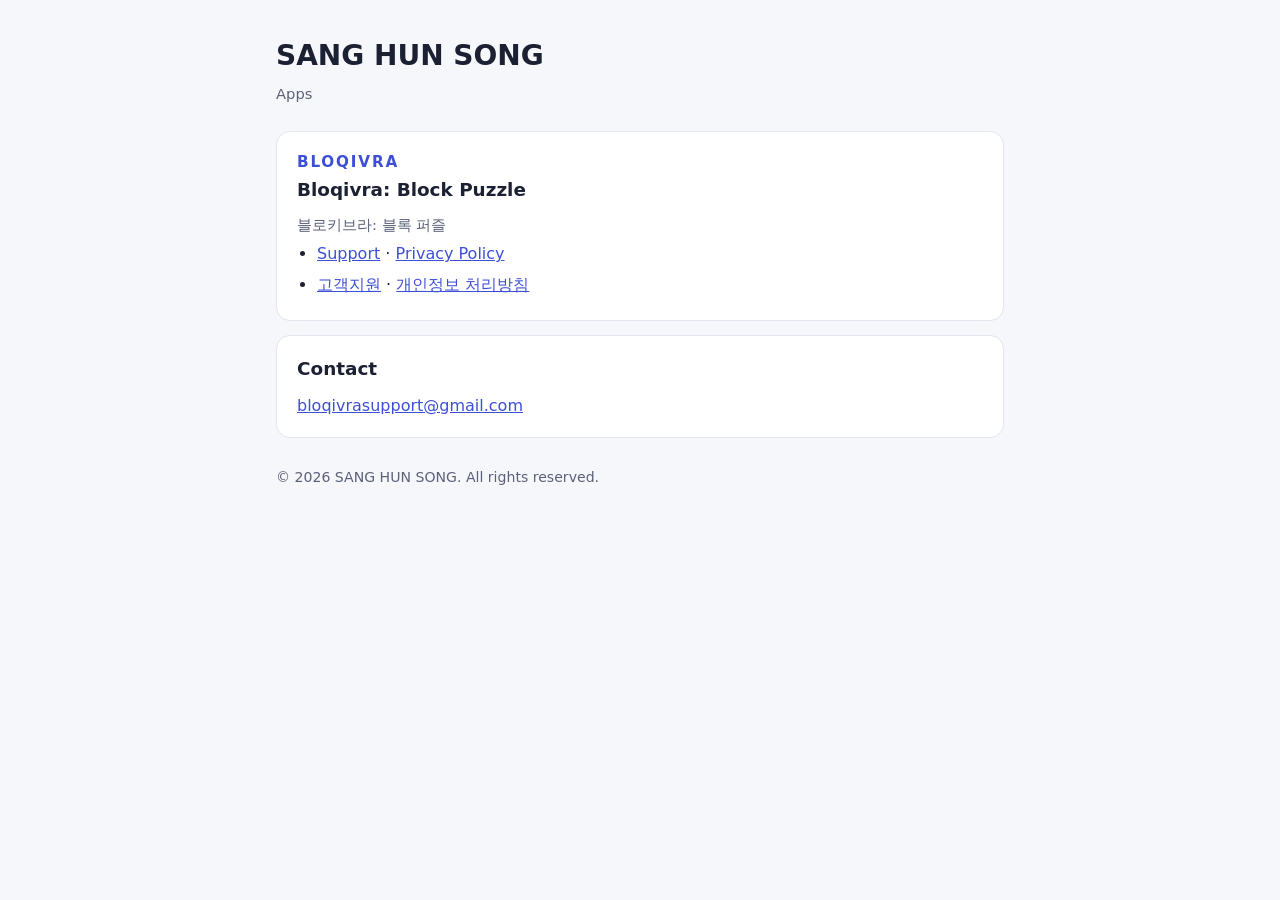
<file: index.html>
<!doctype html>
<html lang="en">
<head>
  <meta charset="utf-8">
  <meta name="viewport" content="width=device-width, initial-scale=1">
  <title>SANG HUN SONG - Apps</title>
  <link rel="stylesheet" href="bloqivra/style.css">
</head>
<body>
<main>
  <header class="page">
    <h1>SANG HUN SONG</h1>
    <p class="meta">Apps</p>
  </header>

  <section id="bloqivra">
    <div class="brand">BLOQIVRA</div>
    <h2>Bloqivra: Block Puzzle</h2>
    <p class="meta" lang="ko">블로키브라: 블록 퍼즐</p>
    <ul>
      <li><a href="bloqivra/en/support.html">Support</a> · <a href="bloqivra/en/privacy.html">Privacy Policy</a></li>
      <li lang="ko"><a href="bloqivra/ko/support.html">고객지원</a> · <a href="bloqivra/ko/privacy.html">개인정보 처리방침</a></li>
    </ul>
  </section>

  <section id="contact">
    <h2>Contact</h2>
    <p><a href="mailto:bloqivrasupport@gmail.com">bloqivrasupport@gmail.com</a></p>
  </section>

  <footer>© 2026 SANG HUN SONG. All rights reserved.</footer>
</main>
</body>
</html>
</file>
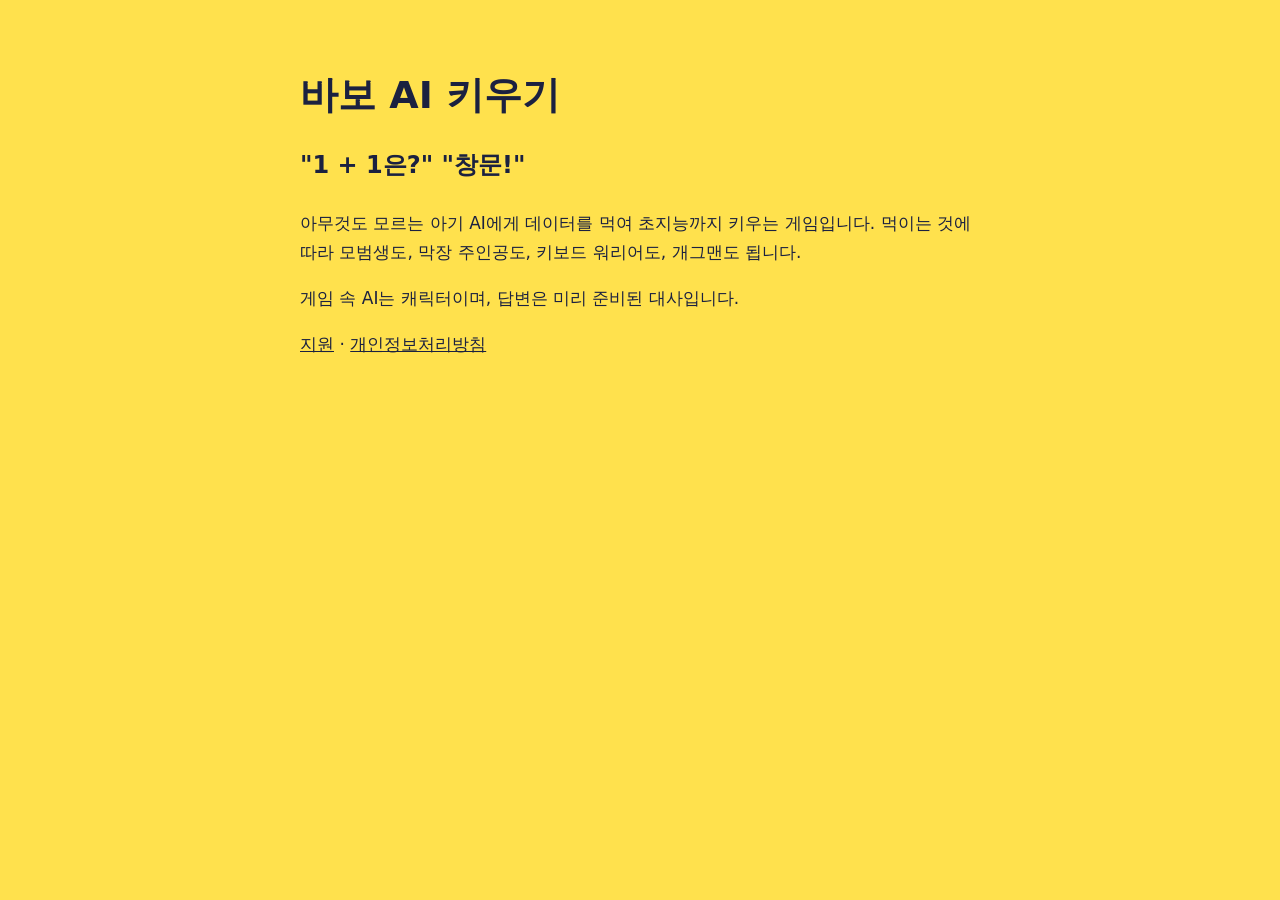
<file: babo-ai/index.html>
<!DOCTYPE html>
<html lang="ko">
<head>
<meta charset="utf-8">
<meta name="viewport" content="width=device-width, initial-scale=1">
<title>바보 AI 키우기</title>
<style>
body{font-family:system-ui,-apple-system,"Apple SD Gothic Neo","Malgun Gothic",sans-serif;line-height:1.7;color:#1b2140;background:#ffe14d;margin:0}
main{max-width:680px;margin:0 auto;padding:48px 20px 64px}
h1{font-size:38px;line-height:1.2}p{font-size:17px}a{color:#1b2140}
.q{font-size:24px;font-weight:700}
</style>
</head>
<body>
<main>
<h1>바보 AI 키우기</h1>
<p class="q">"1 + 1은?" "창문!"</p>
<p>아무것도 모르는 아기 AI에게 데이터를 먹여 초지능까지 키우는 게임입니다. 먹이는 것에 따라 모범생도, 막장 주인공도, 키보드 워리어도, 개그맨도 됩니다.</p>
<p>게임 속 AI는 캐릭터이며, 답변은 미리 준비된 대사입니다.</p>
<p><a href="./support.html">지원</a> · <a href="./privacy.html">개인정보처리방침</a></p>
</main>
</body>
</html>
</file>
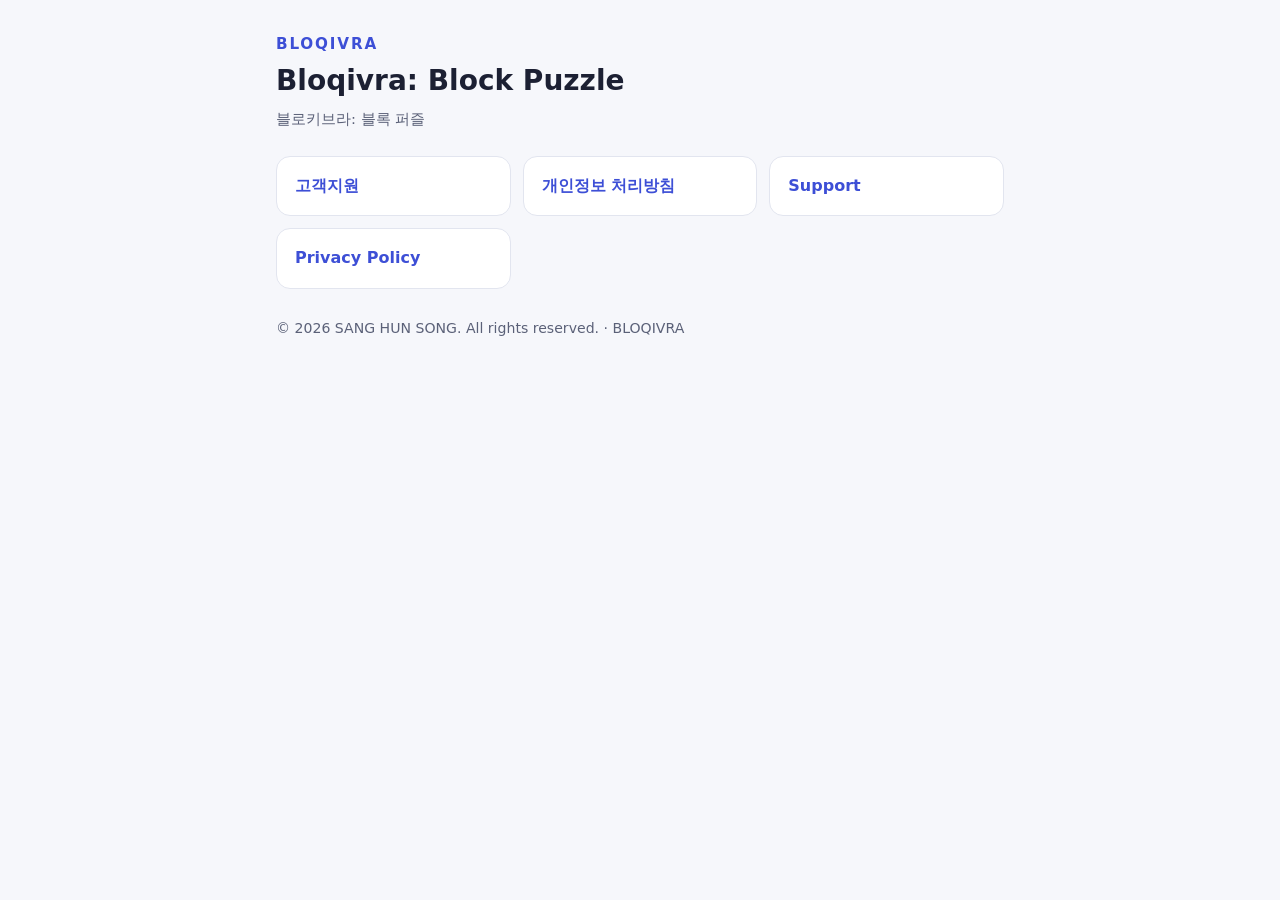
<file: bloqivra/index.html>
<!doctype html>
<html lang="en">
<head>
  <meta charset="utf-8">
  <meta name="viewport" content="width=device-width, initial-scale=1">
  <title>Bloqivra: Block Puzzle</title>
  <link rel="stylesheet" href="style.css">
</head>
<body>
<main>
  <header class="page">
    <div class="brand">BLOQIVRA</div>
    <h1>Bloqivra: Block Puzzle</h1>
    <p class="meta" lang="ko">블로키브라: 블록 퍼즐</p>
  </header>
  <div class="choices">
    <a href="ko/support.html" lang="ko">고객지원</a>
    <a href="ko/privacy.html" lang="ko">개인정보 처리방침</a>
    <a href="en/support.html">Support</a>
    <a href="en/privacy.html">Privacy Policy</a>
  </div>
  <footer>© 2026 SANG HUN SONG. All rights reserved. · BLOQIVRA</footer>
</main>
</body>
</html>
</file>
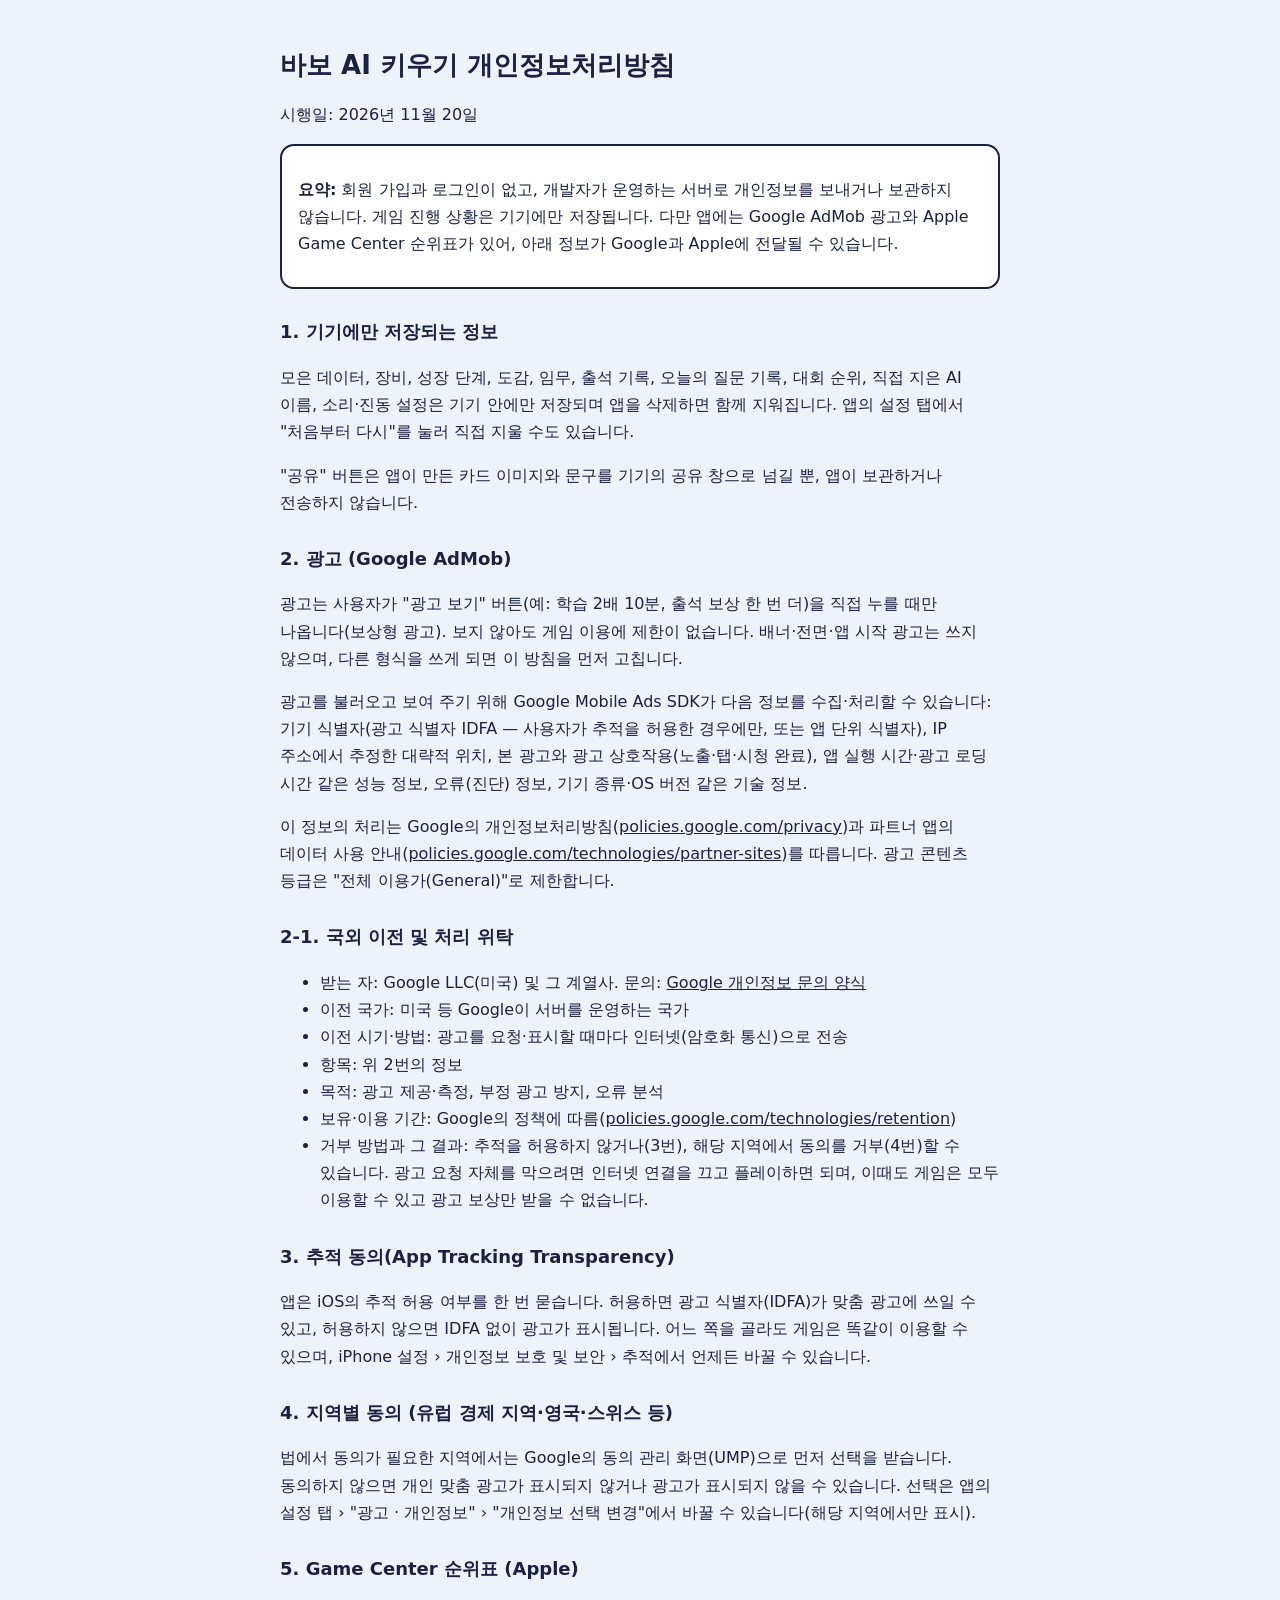
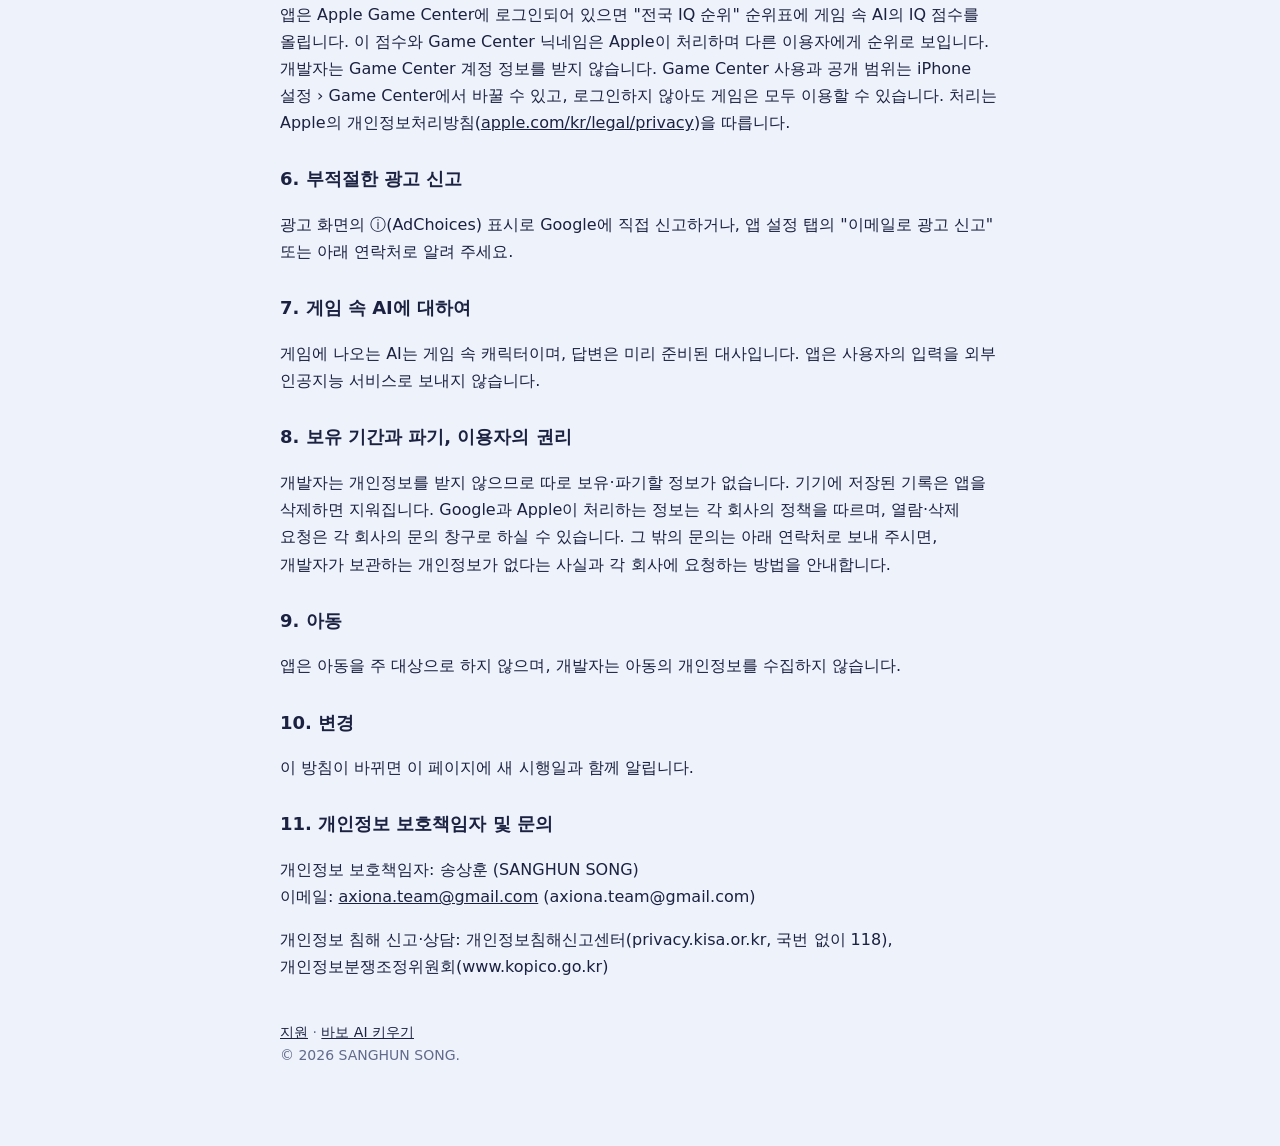
<file: babo-ai/privacy.html>
<!DOCTYPE html>
<html lang="ko">
<head>
<meta charset="utf-8">
<meta name="viewport" content="width=device-width, initial-scale=1">
<title>바보 AI 키우기 개인정보처리방침</title>
<style>
body{font:16px/1.7 system-ui,-apple-system,"Apple SD Gothic Neo","Malgun Gothic",sans-serif;color:#1b2140;background:#eef2fb;margin:0;word-break:keep-all;overflow-wrap:anywhere}
main{max-width:720px;margin:0 auto;padding:32px 20px 64px}
h1{font-size:26px;line-height:1.3}h2{font-size:18px;margin-top:28px}
p,li{font-size:16px}a{color:#1b2140}
.box{background:#fff;border:2px solid #1b2140;border-radius:14px;padding:14px 16px}
.foot{margin-top:40px;font-size:14px;color:#626b8c}
</style>
</head>
<body>
<main>
<h1>바보 AI 키우기 개인정보처리방침</h1>
<p>시행일: 2026년 11월 20일</p>

<div class="box"><p><strong>요약:</strong> 회원 가입과 로그인이 없고, 개발자가 운영하는 서버로 개인정보를 보내거나 보관하지 않습니다. 게임 진행 상황은 기기에만 저장됩니다. 다만 앱에는 Google AdMob 광고와 Apple Game Center 순위표가 있어, 아래 정보가 Google과 Apple에 전달될 수 있습니다.</p></div>

<h2>1. 기기에만 저장되는 정보</h2>
<p>모은 데이터, 장비, 성장 단계, 도감, 임무, 출석 기록, 오늘의 질문 기록, 대회 순위, 직접 지은 AI 이름, 소리·진동 설정은 기기 안에만 저장되며 앱을 삭제하면 함께 지워집니다. 앱의 설정 탭에서 "처음부터 다시"를 눌러 직접 지울 수도 있습니다.</p>
<p>"공유" 버튼은 앱이 만든 카드 이미지와 문구를 기기의 공유 창으로 넘길 뿐, 앱이 보관하거나 전송하지 않습니다.</p>

<h2>2. 광고 (Google AdMob)</h2>
<p>광고는 사용자가 "광고 보기" 버튼(예: 학습 2배 10분, 출석 보상 한 번 더)을 직접 누를 때만 나옵니다(보상형 광고). 보지 않아도 게임 이용에 제한이 없습니다. 배너·전면·앱 시작 광고는 쓰지 않으며, 다른 형식을 쓰게 되면 이 방침을 먼저 고칩니다.</p>
<p>광고를 불러오고 보여 주기 위해 Google Mobile Ads SDK가 다음 정보를 수집·처리할 수 있습니다: 기기 식별자(광고 식별자 IDFA — 사용자가 추적을 허용한 경우에만, 또는 앱 단위 식별자), IP 주소에서 추정한 대략적 위치, 본 광고와 광고 상호작용(노출·탭·시청 완료), 앱 실행 시간·광고 로딩 시간 같은 성능 정보, 오류(진단) 정보, 기기 종류·OS 버전 같은 기술 정보.</p>
<p>이 정보의 처리는 Google의 개인정보처리방침(<a href="https://policies.google.com/privacy">policies.google.com/privacy</a>)과 파트너 앱의 데이터 사용 안내(<a href="https://policies.google.com/technologies/partner-sites">policies.google.com/technologies/partner-sites</a>)를 따릅니다. 광고 콘텐츠 등급은 "전체 이용가(General)"로 제한합니다.</p>

<h2>2-1. 국외 이전 및 처리 위탁</h2>
<ul>
<li>받는 자: Google LLC(미국) 및 그 계열사. 문의: <a href="https://support.google.com/policies/contact/general_privacy_form">Google 개인정보 문의 양식</a></li>
<li>이전 국가: 미국 등 Google이 서버를 운영하는 국가</li>
<li>이전 시기·방법: 광고를 요청·표시할 때마다 인터넷(암호화 통신)으로 전송</li>
<li>항목: 위 2번의 정보</li>
<li>목적: 광고 제공·측정, 부정 광고 방지, 오류 분석</li>
<li>보유·이용 기간: Google의 정책에 따름(<a href="https://policies.google.com/technologies/retention">policies.google.com/technologies/retention</a>)</li>
<li>거부 방법과 그 결과: 추적을 허용하지 않거나(3번), 해당 지역에서 동의를 거부(4번)할 수 있습니다. 광고 요청 자체를 막으려면 인터넷 연결을 끄고 플레이하면 되며, 이때도 게임은 모두 이용할 수 있고 광고 보상만 받을 수 없습니다.</li>
</ul>

<h2>3. 추적 동의(App Tracking Transparency)</h2>
<p>앱은 iOS의 추적 허용 여부를 한 번 묻습니다. 허용하면 광고 식별자(IDFA)가 맞춤 광고에 쓰일 수 있고, 허용하지 않으면 IDFA 없이 광고가 표시됩니다. 어느 쪽을 골라도 게임은 똑같이 이용할 수 있으며, iPhone 설정 › 개인정보 보호 및 보안 › 추적에서 언제든 바꿀 수 있습니다.</p>

<h2>4. 지역별 동의 (유럽 경제 지역·영국·스위스 등)</h2>
<p>법에서 동의가 필요한 지역에서는 Google의 동의 관리 화면(UMP)으로 먼저 선택을 받습니다. 동의하지 않으면 개인 맞춤 광고가 표시되지 않거나 광고가 표시되지 않을 수 있습니다. 선택은 앱의 설정 탭 › "광고 · 개인정보" › "개인정보 선택 변경"에서 바꿀 수 있습니다(해당 지역에서만 표시).</p>

<h2>5. Game Center 순위표 (Apple)</h2>
<p>앱은 Apple Game Center에 로그인되어 있으면 "전국 IQ 순위" 순위표에 게임 속 AI의 IQ 점수를 올립니다. 이 점수와 Game Center 닉네임은 Apple이 처리하며 다른 이용자에게 순위로 보입니다. 개발자는 Game Center 계정 정보를 받지 않습니다. Game Center 사용과 공개 범위는 iPhone 설정 › Game Center에서 바꿀 수 있고, 로그인하지 않아도 게임은 모두 이용할 수 있습니다. 처리는 Apple의 개인정보처리방침(<a href="https://www.apple.com/kr/legal/privacy/">apple.com/kr/legal/privacy</a>)을 따릅니다.</p>

<h2>6. 부적절한 광고 신고</h2>
<p>광고 화면의 ⓘ(AdChoices) 표시로 Google에 직접 신고하거나, 앱 설정 탭의 "이메일로 광고 신고" 또는 아래 연락처로 알려 주세요.</p>

<h2>7. 게임 속 AI에 대하여</h2>
<p>게임에 나오는 AI는 게임 속 캐릭터이며, 답변은 미리 준비된 대사입니다. 앱은 사용자의 입력을 외부 인공지능 서비스로 보내지 않습니다.</p>

<h2>8. 보유 기간과 파기, 이용자의 권리</h2>
<p>개발자는 개인정보를 받지 않으므로 따로 보유·파기할 정보가 없습니다. 기기에 저장된 기록은 앱을 삭제하면 지워집니다. Google과 Apple이 처리하는 정보는 각 회사의 정책을 따르며, 열람·삭제 요청은 각 회사의 문의 창구로 하실 수 있습니다. 그 밖의 문의는 아래 연락처로 보내 주시면, 개발자가 보관하는 개인정보가 없다는 사실과 각 회사에 요청하는 방법을 안내합니다.</p>

<h2>9. 아동</h2>
<p>앱은 아동을 주 대상으로 하지 않으며, 개발자는 아동의 개인정보를 수집하지 않습니다.</p>

<h2>10. 변경</h2>
<p>이 방침이 바뀌면 이 페이지에 새 시행일과 함께 알립니다.</p>

<h2>11. 개인정보 보호책임자 및 문의</h2>
<p>개인정보 보호책임자: 송상훈 (SANGHUN SONG)<br>이메일: <a href="mailto:axiona.team@gmail.com">axiona.team@gmail.com</a> (axiona.team@gmail.com)</p>
<p>개인정보 침해 신고·상담: 개인정보침해신고센터(privacy.kisa.or.kr, 국번 없이 118), 개인정보분쟁조정위원회(www.kopico.go.kr)</p>

<p class="foot"><a href="./support.html">지원</a> · <a href="./index.html">바보 AI 키우기</a><br>© 2026 SANGHUN SONG.</p>
</main>
</body>
</html>
</file>
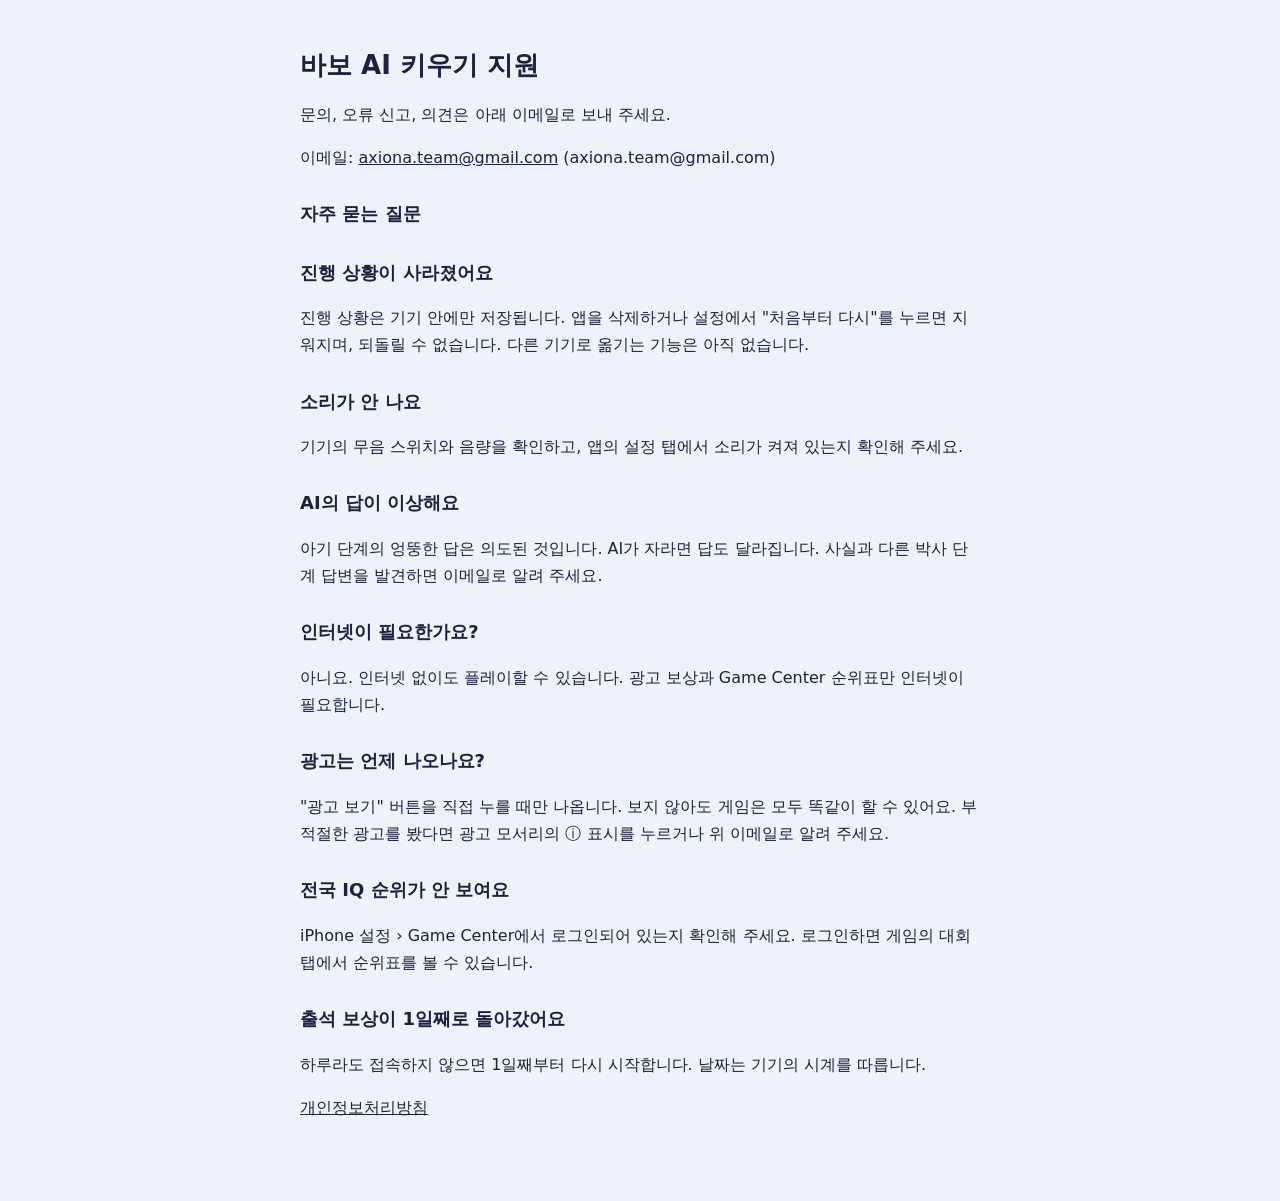
<file: babo-ai/support.html>
<!DOCTYPE html>
<html lang="ko">
<head>
<meta charset="utf-8">
<meta name="viewport" content="width=device-width, initial-scale=1">
<title>바보 AI 키우기 지원</title>
<style>
body{font-family:system-ui,-apple-system,"Apple SD Gothic Neo","Malgun Gothic",sans-serif;line-height:1.7;color:#1b2140;background:#eef2fb;margin:0}
main{max-width:680px;margin:0 auto;padding:32px 20px 64px}
h1{font-size:26px;line-height:1.3}h2{font-size:18px;margin-top:28px}
p,li{font-size:16px}a{color:#1b2140}
</style>
</head>
<body>
<main>
<h1>바보 AI 키우기 지원</h1>
<p>문의, 오류 신고, 의견은 아래 이메일로 보내 주세요.</p>
<p>이메일: <a href="mailto:axiona.team@gmail.com">axiona.team@gmail.com</a> (axiona.team@gmail.com)</p>

<h2>자주 묻는 질문</h2>
<h2>진행 상황이 사라졌어요</h2>
<p>진행 상황은 기기 안에만 저장됩니다. 앱을 삭제하거나 설정에서 "처음부터 다시"를 누르면 지워지며, 되돌릴 수 없습니다. 다른 기기로 옮기는 기능은 아직 없습니다.</p>
<h2>소리가 안 나요</h2>
<p>기기의 무음 스위치와 음량을 확인하고, 앱의 설정 탭에서 소리가 켜져 있는지 확인해 주세요.</p>
<h2>AI의 답이 이상해요</h2>
<p>아기 단계의 엉뚱한 답은 의도된 것입니다. AI가 자라면 답도 달라집니다. 사실과 다른 박사 단계 답변을 발견하면 이메일로 알려 주세요.</p>
<h2>인터넷이 필요한가요?</h2>
<p>아니요. 인터넷 없이도 플레이할 수 있습니다. 광고 보상과 Game Center 순위표만 인터넷이 필요합니다.</p>
<h2>광고는 언제 나오나요?</h2>
<p>"광고 보기" 버튼을 직접 누를 때만 나옵니다. 보지 않아도 게임은 모두 똑같이 할 수 있어요. 부적절한 광고를 봤다면 광고 모서리의 ⓘ 표시를 누르거나 위 이메일로 알려 주세요.</p>
<h2>전국 IQ 순위가 안 보여요</h2>
<p>iPhone 설정 › Game Center에서 로그인되어 있는지 확인해 주세요. 로그인하면 게임의 대회 탭에서 순위표를 볼 수 있습니다.</p>
<h2>출석 보상이 1일째로 돌아갔어요</h2>
<p>하루라도 접속하지 않으면 1일째부터 다시 시작합니다. 날짜는 기기의 시계를 따릅니다.</p>

<p><a href="./privacy.html">개인정보처리방침</a></p>
</main>
</body>
</html>
</file>
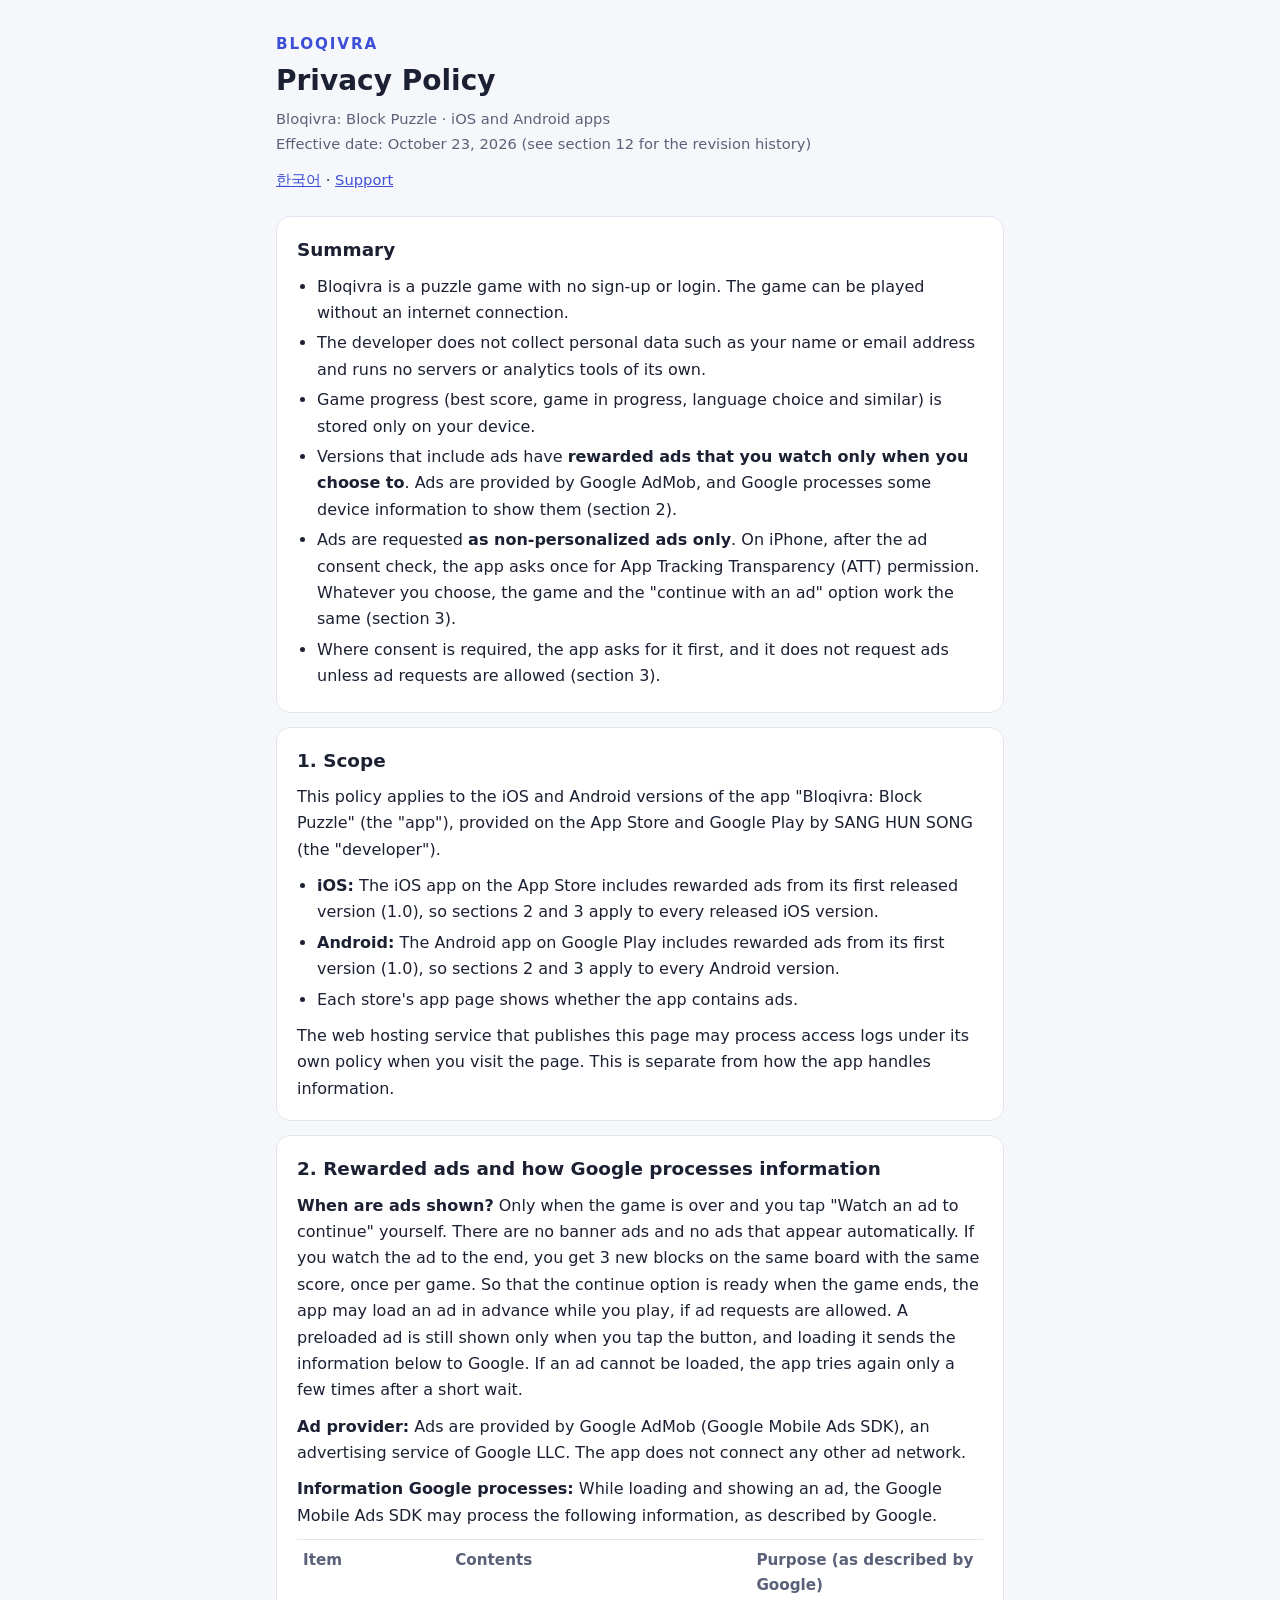
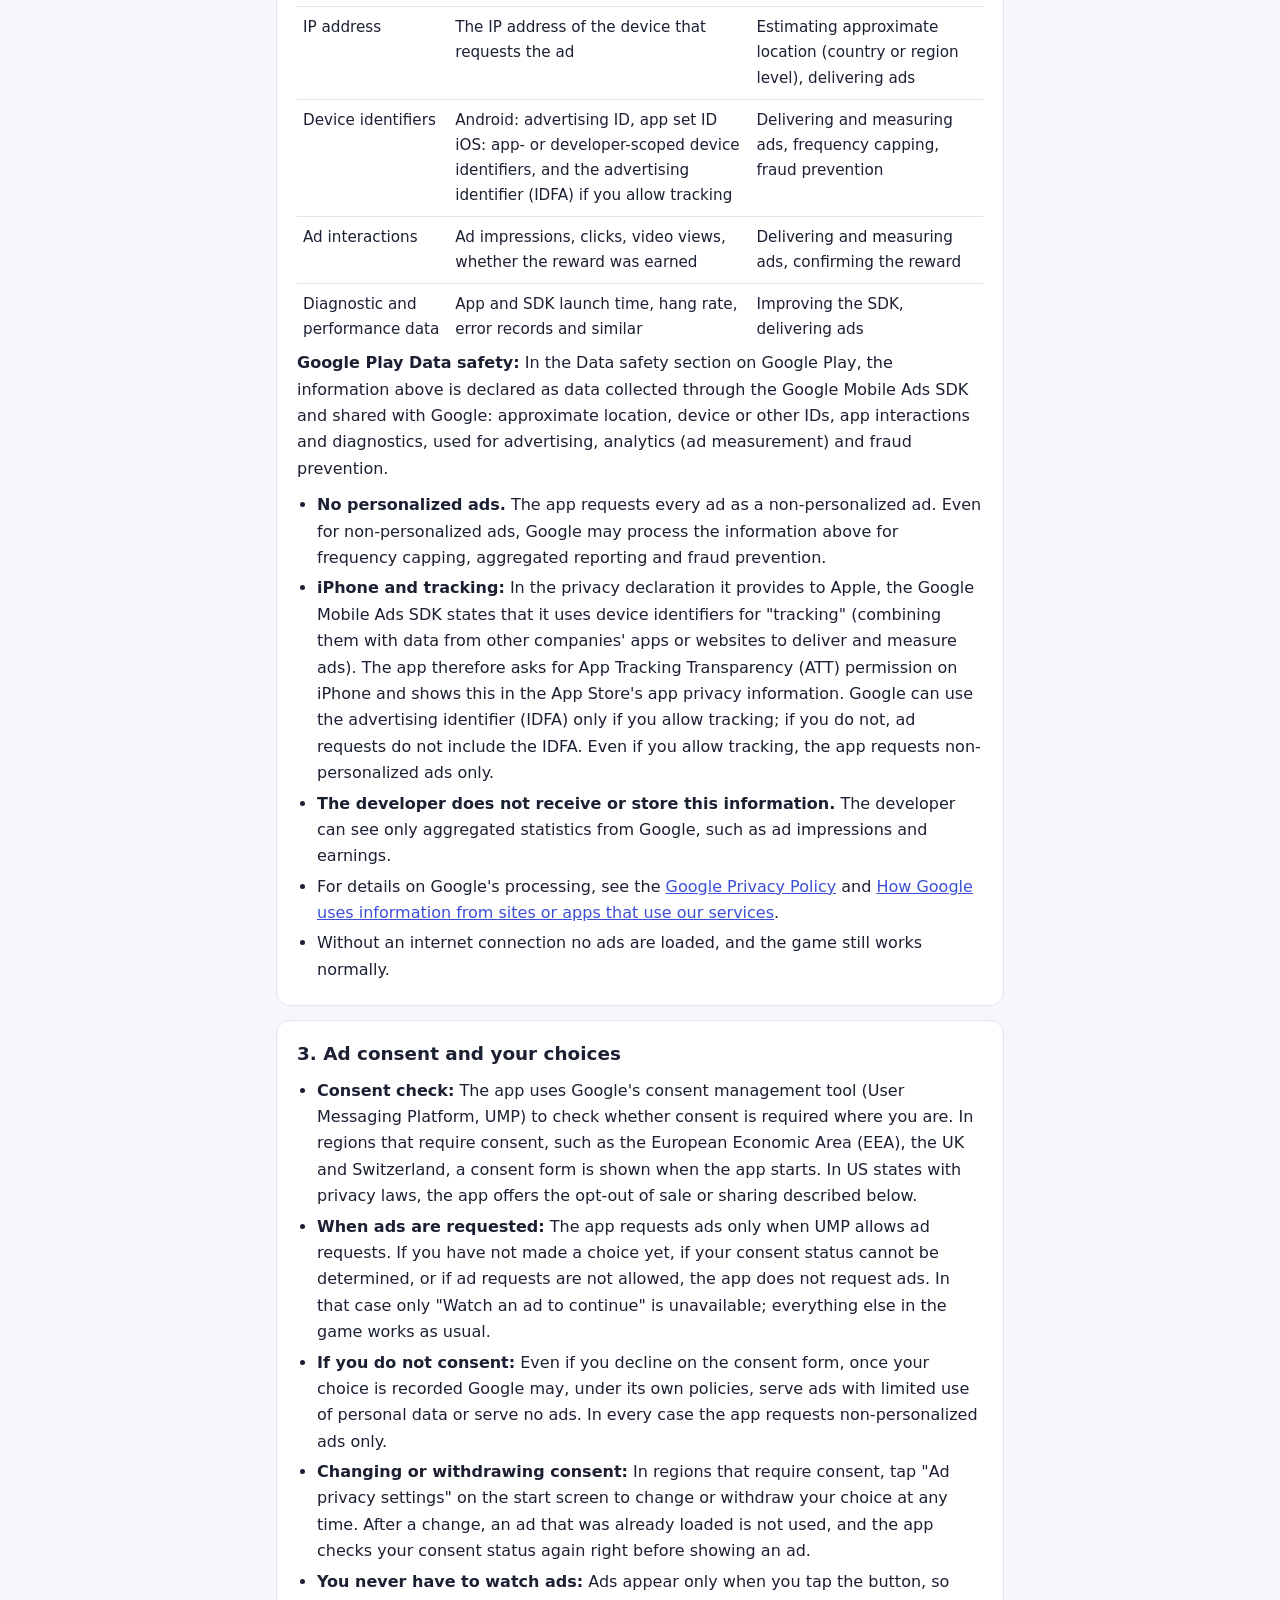
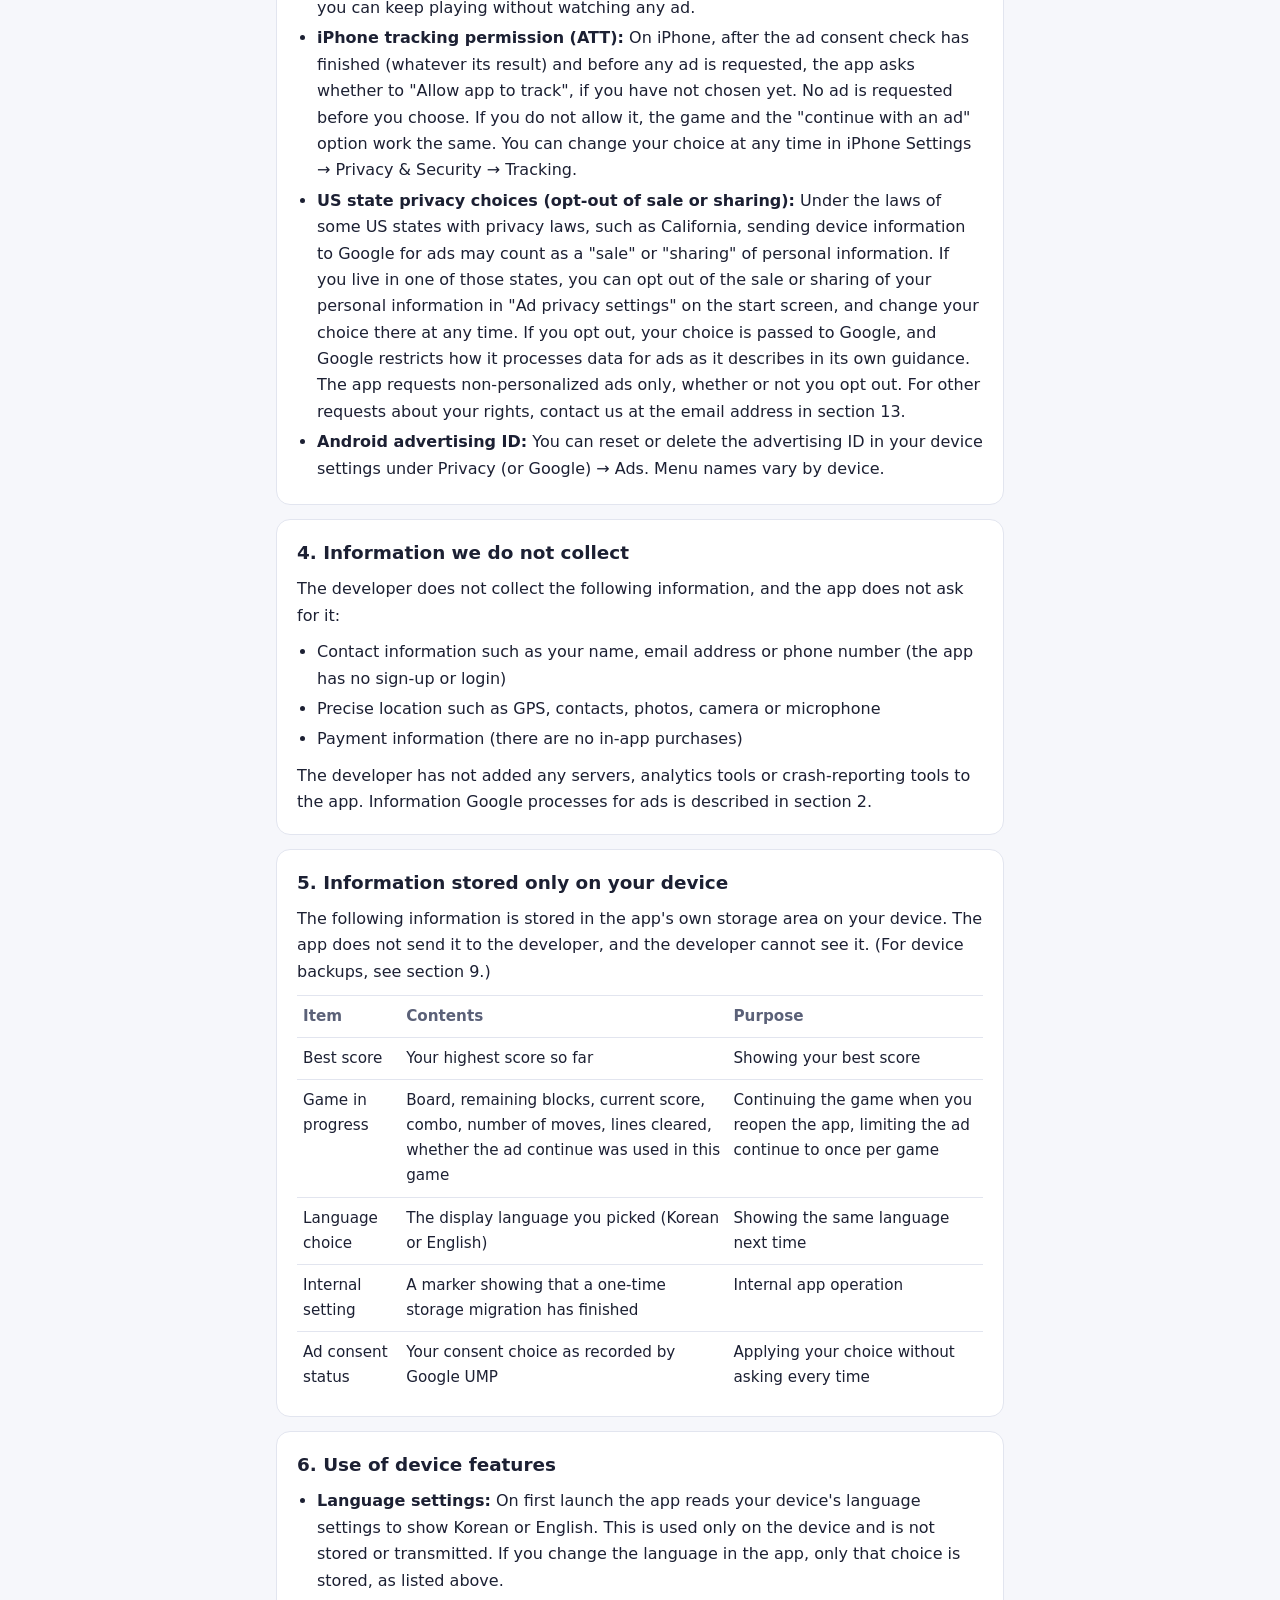
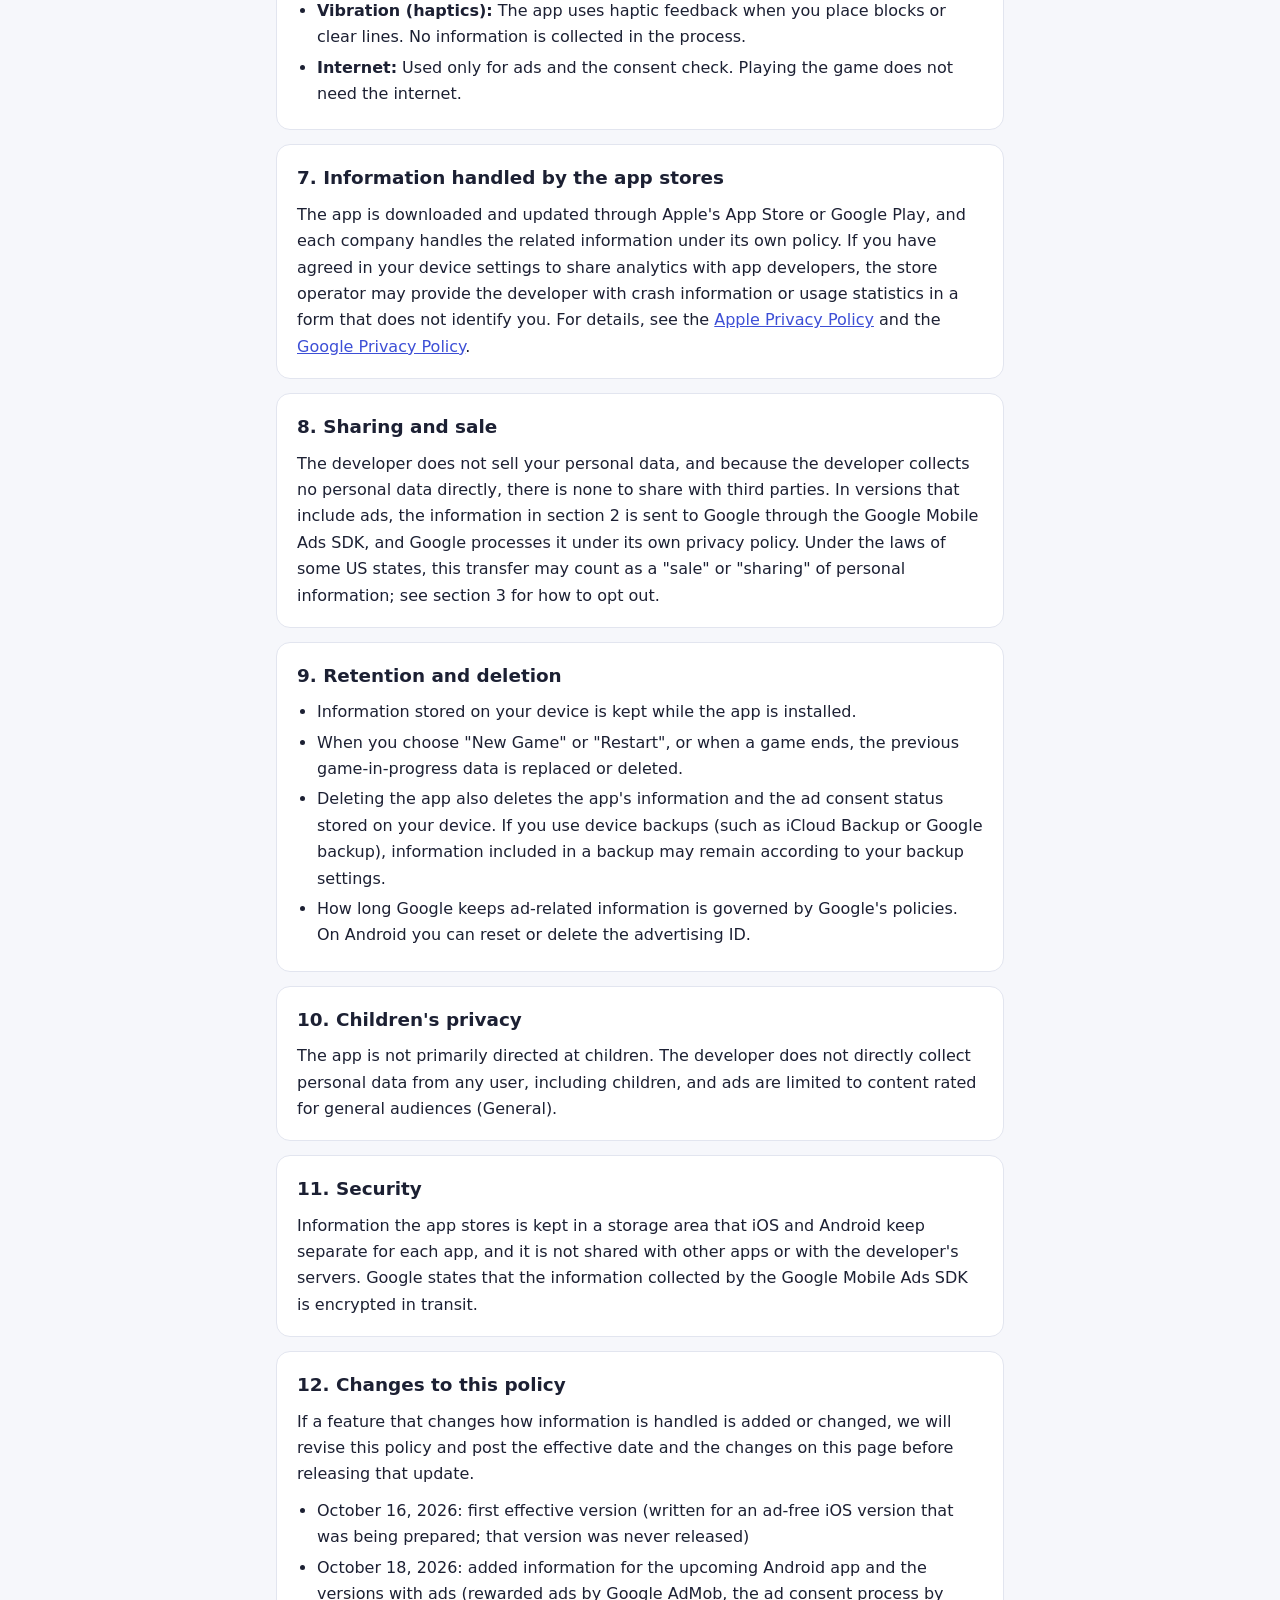
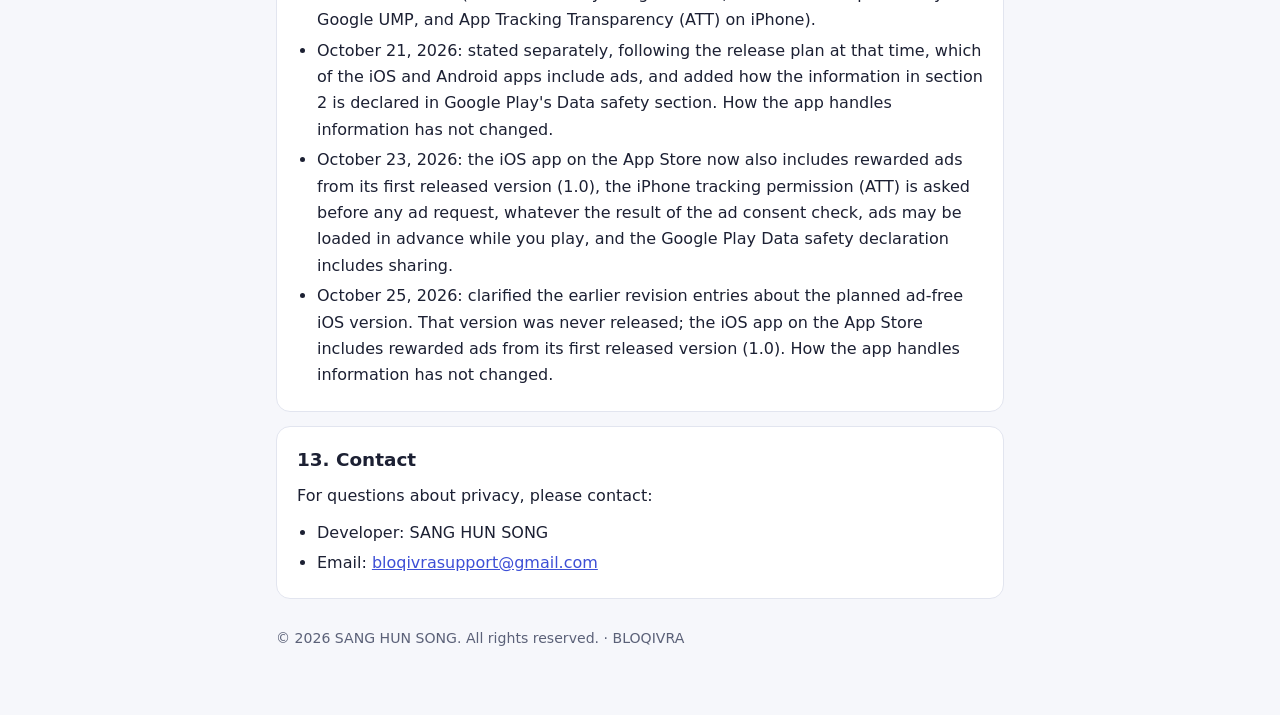
<file: bloqivra/en/privacy.html>
<!doctype html>
<html lang="en">
<head>
  <meta charset="utf-8">
  <meta name="viewport" content="width=device-width, initial-scale=1">
  <title>Privacy Policy - Bloqivra: Block Puzzle</title>
  <link rel="stylesheet" href="../style.css">
</head>
<body>
<main>
  <header class="page">
    <div class="brand">BLOQIVRA</div>
    <h1>Privacy Policy</h1>
    <p class="meta">Bloqivra: Block Puzzle · iOS and Android apps</p>
    <p class="meta">Effective date: <time datetime="2026-10-23">October 23, 2026</time> (see section 12 for the revision history)</p>
    <nav class="lang"><a href="../ko/privacy.html" hreflang="ko" lang="ko">한국어</a> · <a href="support.html">Support</a></nav>
  </header>

  <section id="summary">
    <h2>Summary</h2>
    <ul>
      <li>Bloqivra is a puzzle game with no sign-up or login. The game can be played without an internet connection.</li>
      <li>The developer does not collect personal data such as your name or email address and runs no servers or analytics tools of its own.</li>
      <li>Game progress (best score, game in progress, language choice and similar) is stored only on your device.</li>
      <li>Versions that include ads have <strong>rewarded ads that you watch only when you choose to</strong>. Ads are provided by Google AdMob, and Google processes some device information to show them (section 2).</li>
      <li>Ads are requested <strong>as non-personalized ads only</strong>. On iPhone, after the ad consent check, the app asks once for App Tracking Transparency (ATT) permission. Whatever you choose, the game and the "continue with an ad" option work the same (section 3).</li>
      <li>Where consent is required, the app asks for it first, and it does not request ads unless ad requests are allowed (section 3).</li>
    </ul>
  </section>

  <section id="scope">
    <h2>1. Scope</h2>
    <p>This policy applies to the iOS and Android versions of the app "Bloqivra: Block Puzzle" (the "app"), provided on the App Store and Google Play by SANG HUN SONG (the "developer").</p>
    <ul>
      <li><strong>iOS:</strong> The iOS app on the App Store includes rewarded ads from its first released version (1.0), so sections 2 and 3 apply to every released iOS version.</li>
      <li><strong>Android:</strong> The Android app on Google Play includes rewarded ads from its first version (1.0), so sections 2 and 3 apply to every Android version.</li>
      <li>Each store's app page shows whether the app contains ads.</li>
    </ul>
    <p>The web hosting service that publishes this page may process access logs under its own policy when you visit the page. This is separate from how the app handles information.</p>
  </section>

  <section id="ads">
    <h2>2. Rewarded ads and how Google processes information</h2>
    <p><strong>When are ads shown?</strong> Only when the game is over and you tap "Watch an ad to continue" yourself. There are no banner ads and no ads that appear automatically. If you watch the ad to the end, you get 3 new blocks on the same board with the same score, once per game. So that the continue option is ready when the game ends, the app may load an ad in advance while you play, if ad requests are allowed. A preloaded ad is still shown only when you tap the button, and loading it sends the information below to Google. If an ad cannot be loaded, the app tries again only a few times after a short wait.</p>
    <p><strong>Ad provider:</strong> Ads are provided by Google AdMob (Google Mobile Ads SDK), an advertising service of Google LLC. The app does not connect any other ad network.</p>
    <p><strong>Information Google processes:</strong> While loading and showing an ad, the Google Mobile Ads SDK may process the following information, as described by Google.</p>
    <div class="table-wrap">
      <table>
        <tr><th>Item</th><th>Contents</th><th>Purpose (as described by Google)</th></tr>
        <tr><td>IP address</td><td>The IP address of the device that requests the ad</td><td>Estimating approximate location (country or region level), delivering ads</td></tr>
        <tr><td>Device identifiers</td><td>Android: advertising ID, app set ID<br>iOS: app- or developer-scoped device identifiers, and the advertising identifier (IDFA) if you allow tracking</td><td>Delivering and measuring ads, frequency capping, fraud prevention</td></tr>
        <tr><td>Ad interactions</td><td>Ad impressions, clicks, video views, whether the reward was earned</td><td>Delivering and measuring ads, confirming the reward</td></tr>
        <tr><td>Diagnostic and performance data</td><td>App and SDK launch time, hang rate, error records and similar</td><td>Improving the SDK, delivering ads</td></tr>
      </table>
    </div>
    <p><strong>Google Play Data safety:</strong> In the Data safety section on Google Play, the information above is declared as data collected through the Google Mobile Ads SDK and shared with Google: approximate location, device or other IDs, app interactions and diagnostics, used for advertising, analytics (ad measurement) and fraud prevention.</p>
    <ul>
      <li><strong>No personalized ads.</strong> The app requests every ad as a non-personalized ad. Even for non-personalized ads, Google may process the information above for frequency capping, aggregated reporting and fraud prevention.</li>
      <li><strong>iPhone and tracking:</strong> In the privacy declaration it provides to Apple, the Google Mobile Ads SDK states that it uses device identifiers for "tracking" (combining them with data from other companies' apps or websites to deliver and measure ads). The app therefore asks for App Tracking Transparency (ATT) permission on iPhone and shows this in the App Store's app privacy information. Google can use the advertising identifier (IDFA) only if you allow tracking; if you do not, ad requests do not include the IDFA. Even if you allow tracking, the app requests non-personalized ads only.</li>
      <li><strong>The developer does not receive or store this information.</strong> The developer can see only aggregated statistics from Google, such as ad impressions and earnings.</li>
      <li>For details on Google's processing, see the <a href="https://policies.google.com/privacy">Google Privacy Policy</a> and <a href="https://policies.google.com/technologies/partner-sites">How Google uses information from sites or apps that use our services</a>.</li>
      <li>Without an internet connection no ads are loaded, and the game still works normally.</li>
    </ul>
  </section>

  <section id="consent">
    <h2>3. Ad consent and your choices</h2>
    <ul>
      <li><strong>Consent check:</strong> The app uses Google's consent management tool (User Messaging Platform, UMP) to check whether consent is required where you are. In regions that require consent, such as the European Economic Area (EEA), the UK and Switzerland, a consent form is shown when the app starts. In US states with privacy laws, the app offers the opt-out of sale or sharing described below.</li>
      <li><strong>When ads are requested:</strong> The app requests ads only when UMP allows ad requests. If you have not made a choice yet, if your consent status cannot be determined, or if ad requests are not allowed, the app does not request ads. In that case only "Watch an ad to continue" is unavailable; everything else in the game works as usual.</li>
      <li><strong>If you do not consent:</strong> Even if you decline on the consent form, once your choice is recorded Google may, under its own policies, serve ads with limited use of personal data or serve no ads. In every case the app requests non-personalized ads only.</li>
      <li><strong>Changing or withdrawing consent:</strong> In regions that require consent, tap "Ad privacy settings" on the start screen to change or withdraw your choice at any time. After a change, an ad that was already loaded is not used, and the app checks your consent status again right before showing an ad.</li>
      <li><strong>You never have to watch ads:</strong> Ads appear only when you tap the button, so you can keep playing without watching any ad.</li>
      <li><strong>iPhone tracking permission (ATT):</strong> On iPhone, after the ad consent check has finished (whatever its result) and before any ad is requested, the app asks whether to "Allow app to track", if you have not chosen yet. No ad is requested before you choose. If you do not allow it, the game and the "continue with an ad" option work the same. You can change your choice at any time in iPhone Settings → Privacy &amp; Security → Tracking.</li>
      <li><strong>US state privacy choices (opt-out of sale or sharing):</strong> Under the laws of some US states with privacy laws, such as California, sending device information to Google for ads may count as a "sale" or "sharing" of personal information. If you live in one of those states, you can opt out of the sale or sharing of your personal information in "Ad privacy settings" on the start screen, and change your choice there at any time. If you opt out, your choice is passed to Google, and Google restricts how it processes data for ads as it describes in its own guidance. The app requests non-personalized ads only, whether or not you opt out. For other requests about your rights, contact us at the email address in section 13.</li>
      <li><strong>Android advertising ID:</strong> You can reset or delete the advertising ID in your device settings under Privacy (or Google) → Ads. Menu names vary by device.</li>
    </ul>
  </section>

  <section id="not-collected">
    <h2>4. Information we do not collect</h2>
    <p>The developer does not collect the following information, and the app does not ask for it:</p>
    <ul>
      <li>Contact information such as your name, email address or phone number (the app has no sign-up or login)</li>
      <li>Precise location such as GPS, contacts, photos, camera or microphone</li>
      <li>Payment information (there are no in-app purchases)</li>
    </ul>
    <p>The developer has not added any servers, analytics tools or crash-reporting tools to the app. Information Google processes for ads is described in section 2.</p>
  </section>

  <section id="on-device">
    <h2>5. Information stored only on your device</h2>
    <p>The following information is stored in the app's own storage area on your device. The app does not send it to the developer, and the developer cannot see it. (For device backups, see section 9.)</p>
    <div class="table-wrap">
      <table>
        <tr><th>Item</th><th>Contents</th><th>Purpose</th></tr>
        <tr><td>Best score</td><td>Your highest score so far</td><td>Showing your best score</td></tr>
        <tr><td>Game in progress</td><td>Board, remaining blocks, current score, combo, number of moves, lines cleared, whether the ad continue was used in this game</td><td>Continuing the game when you reopen the app, limiting the ad continue to once per game</td></tr>
        <tr><td>Language choice</td><td>The display language you picked (Korean or English)</td><td>Showing the same language next time</td></tr>
        <tr><td>Internal setting</td><td>A marker showing that a one-time storage migration has finished</td><td>Internal app operation</td></tr>
        <tr><td>Ad consent status</td><td>Your consent choice as recorded by Google UMP</td><td>Applying your choice without asking every time</td></tr>
      </table>
    </div>
  </section>

  <section id="device-features">
    <h2>6. Use of device features</h2>
    <ul>
      <li><strong>Language settings:</strong> On first launch the app reads your device's language settings to show Korean or English. This is used only on the device and is not stored or transmitted. If you change the language in the app, only that choice is stored, as listed above.</li>
      <li><strong>Vibration (haptics):</strong> The app uses haptic feedback when you place blocks or clear lines. No information is collected in the process.</li>
      <li><strong>Internet:</strong> Used only for ads and the consent check. Playing the game does not need the internet.</li>
    </ul>
  </section>

  <section id="stores">
    <h2>7. Information handled by the app stores</h2>
    <p>The app is downloaded and updated through Apple's App Store or Google Play, and each company handles the related information under its own policy. If you have agreed in your device settings to share analytics with app developers, the store operator may provide the developer with crash information or usage statistics in a form that does not identify you. For details, see the <a href="https://www.apple.com/legal/privacy/">Apple Privacy Policy</a> and the <a href="https://policies.google.com/privacy">Google Privacy Policy</a>.</p>
  </section>

  <section id="sharing">
    <h2>8. Sharing and sale</h2>
    <p>The developer does not sell your personal data, and because the developer collects no personal data directly, there is none to share with third parties. In versions that include ads, the information in section 2 is sent to Google through the Google Mobile Ads SDK, and Google processes it under its own privacy policy. Under the laws of some US states, this transfer may count as a "sale" or "sharing" of personal information; see section 3 for how to opt out.</p>
  </section>

  <section id="retention-deletion">
    <h2>9. Retention and deletion</h2>
    <ul>
      <li>Information stored on your device is kept while the app is installed.</li>
      <li>When you choose "New Game" or "Restart", or when a game ends, the previous game-in-progress data is replaced or deleted.</li>
      <li>Deleting the app also deletes the app's information and the ad consent status stored on your device. If you use device backups (such as iCloud Backup or Google backup), information included in a backup may remain according to your backup settings.</li>
      <li>How long Google keeps ad-related information is governed by Google's policies. On Android you can reset or delete the advertising ID.</li>
    </ul>
  </section>

  <section id="children">
    <h2>10. Children's privacy</h2>
    <p>The app is not primarily directed at children. The developer does not directly collect personal data from any user, including children, and ads are limited to content rated for general audiences (General).</p>
  </section>

  <section id="security">
    <h2>11. Security</h2>
    <p>Information the app stores is kept in a storage area that iOS and Android keep separate for each app, and it is not shared with other apps or with the developer's servers. Google states that the information collected by the Google Mobile Ads SDK is encrypted in transit.</p>
  </section>

  <section id="changes">
    <h2>12. Changes to this policy</h2>
    <p>If a feature that changes how information is handled is added or changed, we will revise this policy and post the effective date and the changes on this page before releasing that update.</p>
    <ul>
      <li>October 16, 2026: first effective version (written for an ad-free iOS version that was being prepared; that version was never released)</li>
      <li>October 18, 2026: added information for the upcoming Android app and the versions with ads (rewarded ads by Google AdMob, the ad consent process by Google UMP, and App Tracking Transparency (ATT) on iPhone).</li>
      <li>October 21, 2026: stated separately, following the release plan at that time, which of the iOS and Android apps include ads, and added how the information in section 2 is declared in Google Play's Data safety section. How the app handles information has not changed.</li>
      <li>October 23, 2026: the iOS app on the App Store now also includes rewarded ads from its first released version (1.0), the iPhone tracking permission (ATT) is asked before any ad request, whatever the result of the ad consent check, ads may be loaded in advance while you play, and the Google Play Data safety declaration includes sharing.</li>
      <li>October 25, 2026: clarified the earlier revision entries about the planned ad-free iOS version. That version was never released; the iOS app on the App Store includes rewarded ads from its first released version (1.0). How the app handles information has not changed.</li>
    </ul>
  </section>

  <section id="contact">
    <h2>13. Contact</h2>
    <p>For questions about privacy, please contact:</p>
    <ul>
      <li>Developer: SANG HUN SONG</li>
      <li>Email: <a href="mailto:bloqivrasupport@gmail.com">bloqivrasupport@gmail.com</a></li>
    </ul>
  </section>

  <footer>© 2026 SANG HUN SONG. All rights reserved. · BLOQIVRA</footer>
</main>
</body>
</html>
</file>
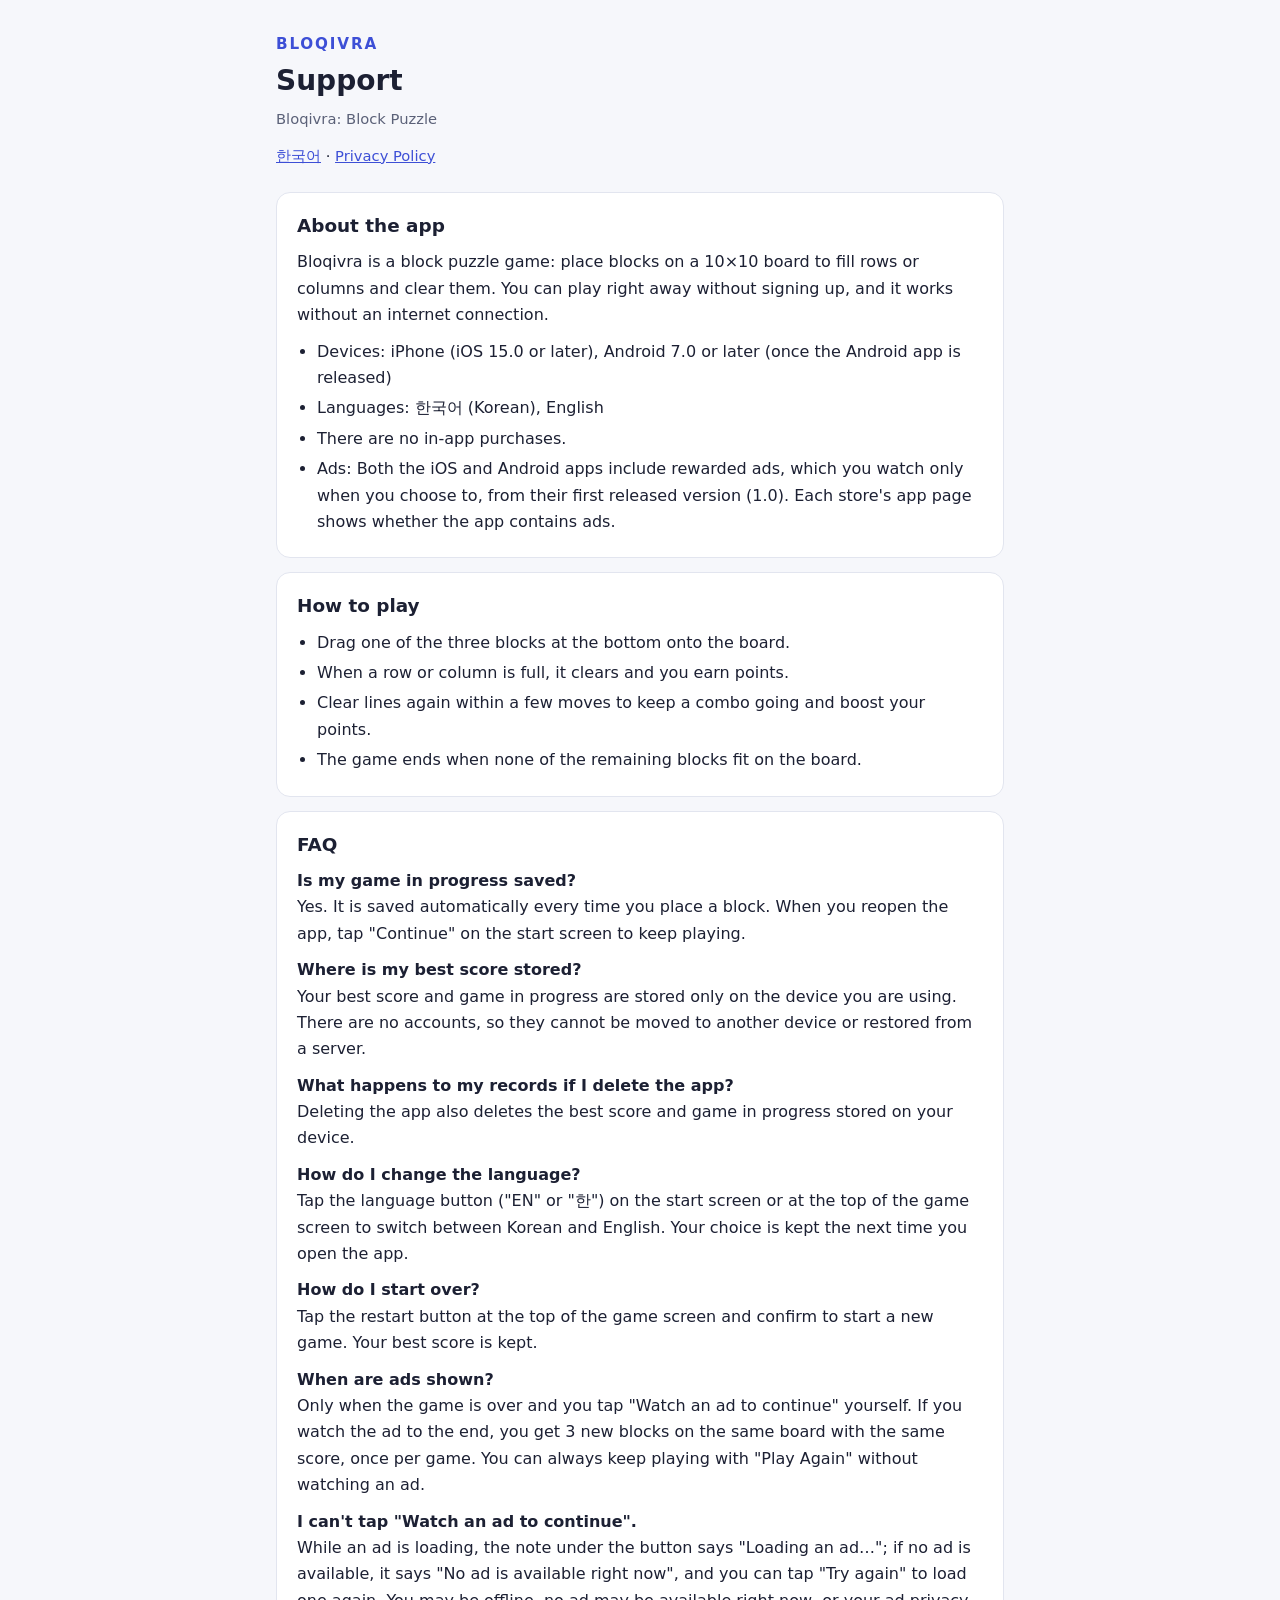
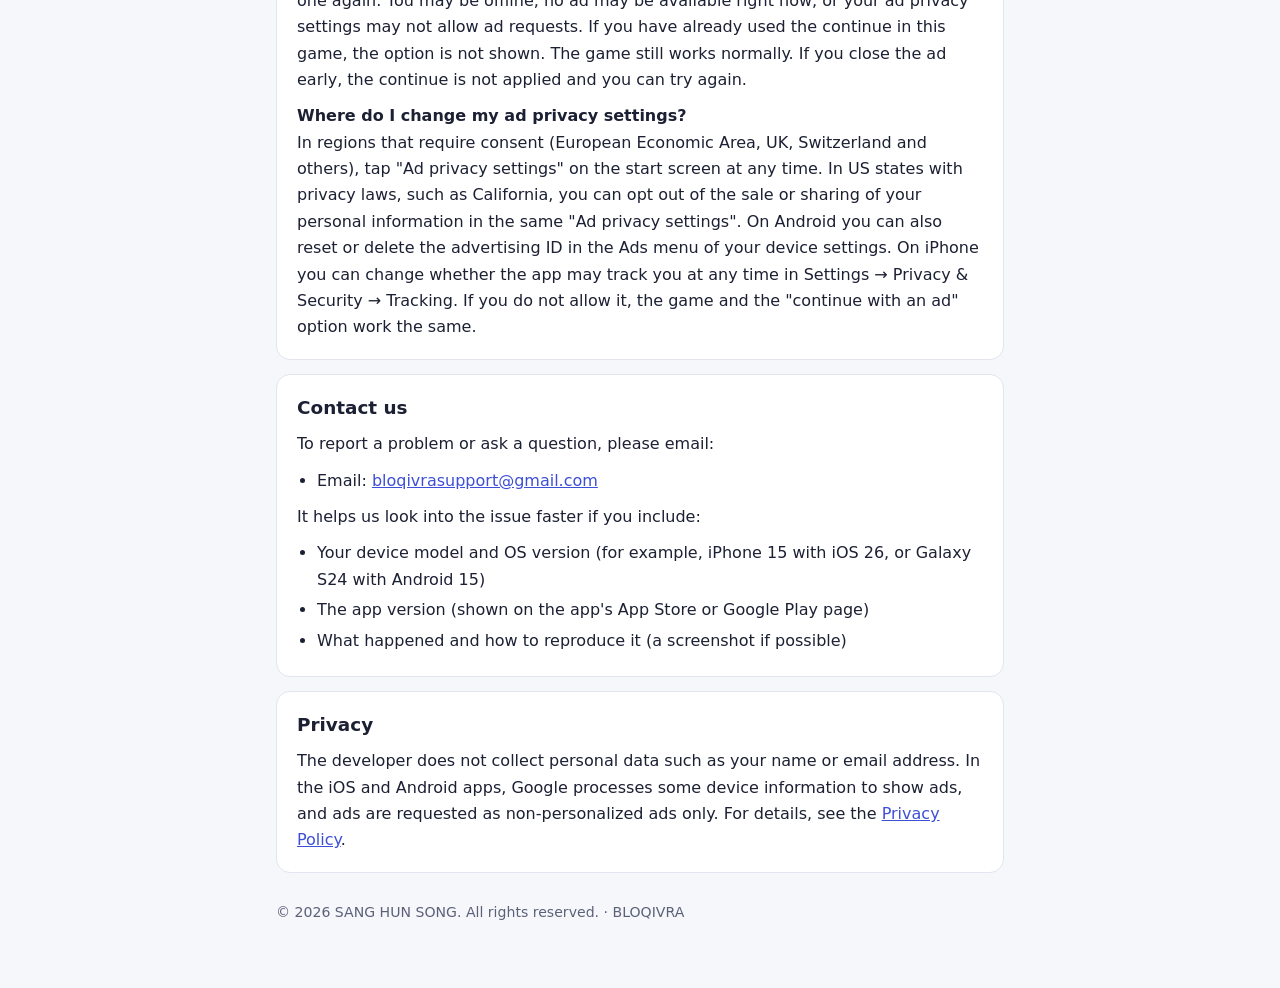
<file: bloqivra/en/support.html>
<!doctype html>
<html lang="en">
<head>
  <meta charset="utf-8">
  <meta name="viewport" content="width=device-width, initial-scale=1">
  <title>Support - Bloqivra: Block Puzzle</title>
  <link rel="stylesheet" href="../style.css">
</head>
<body>
<main>
  <header class="page">
    <div class="brand">BLOQIVRA</div>
    <h1>Support</h1>
    <p class="meta">Bloqivra: Block Puzzle</p>
    <nav class="lang"><a href="../ko/support.html" hreflang="ko" lang="ko">한국어</a> · <a href="privacy.html">Privacy Policy</a></nav>
  </header>

  <section id="about">
    <h2>About the app</h2>
    <p>Bloqivra is a block puzzle game: place blocks on a 10×10 board to fill rows or columns and clear them. You can play right away without signing up, and it works without an internet connection.</p>
    <ul>
      <li>Devices: iPhone (iOS 15.0 or later), Android 7.0 or later (once the Android app is released)</li>
      <li>Languages: 한국어 (Korean), English</li>
      <li>There are no in-app purchases.</li>
      <li>Ads: Both the iOS and Android apps include rewarded ads, which you watch only when you choose to, from their first released version (1.0). Each store's app page shows whether the app contains ads.</li>
    </ul>
  </section>

  <section id="how-to-play">
    <h2>How to play</h2>
    <ul>
      <li>Drag one of the three blocks at the bottom onto the board.</li>
      <li>When a row or column is full, it clears and you earn points.</li>
      <li>Clear lines again within a few moves to keep a combo going and boost your points.</li>
      <li>The game ends when none of the remaining blocks fit on the board.</li>
    </ul>
  </section>

  <section id="faq">
    <h2>FAQ</h2>
    <p><strong>Is my game in progress saved?</strong><br>
    Yes. It is saved automatically every time you place a block. When you reopen the app, tap "Continue" on the start screen to keep playing.</p>
    <p><strong>Where is my best score stored?</strong><br>
    Your best score and game in progress are stored only on the device you are using. There are no accounts, so they cannot be moved to another device or restored from a server.</p>
    <p><strong>What happens to my records if I delete the app?</strong><br>
    Deleting the app also deletes the best score and game in progress stored on your device.</p>
    <p><strong>How do I change the language?</strong><br>
    Tap the language button ("EN" or "한") on the start screen or at the top of the game screen to switch between Korean and English. Your choice is kept the next time you open the app.</p>
    <p><strong>How do I start over?</strong><br>
    Tap the restart button at the top of the game screen and confirm to start a new game. Your best score is kept.</p>
    <p><strong>When are ads shown?</strong><br>
    Only when the game is over and you tap "Watch an ad to continue" yourself. If you watch the ad to the end, you get 3 new blocks on the same board with the same score, once per game. You can always keep playing with "Play Again" without watching an ad.</p>
    <p><strong>I can't tap "Watch an ad to continue".</strong><br>
    While an ad is loading, the note under the button says "Loading an ad…"; if no ad is available, it says "No ad is available right now", and you can tap "Try again" to load one again. You may be offline, no ad may be available right now, or your ad privacy settings may not allow ad requests. If you have already used the continue in this game, the option is not shown. The game still works normally. If you close the ad early, the continue is not applied and you can try again.</p>
    <p><strong>Where do I change my ad privacy settings?</strong><br>
    In regions that require consent (European Economic Area, UK, Switzerland and others), tap "Ad privacy settings" on the start screen at any time. In US states with privacy laws, such as California, you can opt out of the sale or sharing of your personal information in the same "Ad privacy settings". On Android you can also reset or delete the advertising ID in the Ads menu of your device settings. On iPhone you can change whether the app may track you at any time in Settings → Privacy &amp; Security → Tracking. If you do not allow it, the game and the "continue with an ad" option work the same.</p>
  </section>

  <section id="contact">
    <h2>Contact us</h2>
    <p>To report a problem or ask a question, please email:</p>
    <ul>
      <li>Email: <a href="mailto:bloqivrasupport@gmail.com">bloqivrasupport@gmail.com</a></li>
    </ul>
    <p>It helps us look into the issue faster if you include:</p>
    <ul>
      <li>Your device model and OS version (for example, iPhone 15 with iOS 26, or Galaxy S24 with Android 15)</li>
      <li>The app version (shown on the app's App Store or Google Play page)</li>
      <li>What happened and how to reproduce it (a screenshot if possible)</li>
    </ul>
  </section>

  <section id="privacy">
    <h2>Privacy</h2>
    <p>The developer does not collect personal data such as your name or email address. In the iOS and Android apps, Google processes some device information to show ads, and ads are requested as non-personalized ads only. For details, see the <a href="privacy.html">Privacy Policy</a>.</p>
  </section>

  <footer>© 2026 SANG HUN SONG. All rights reserved. · BLOQIVRA</footer>
</main>
</body>
</html>
</file>
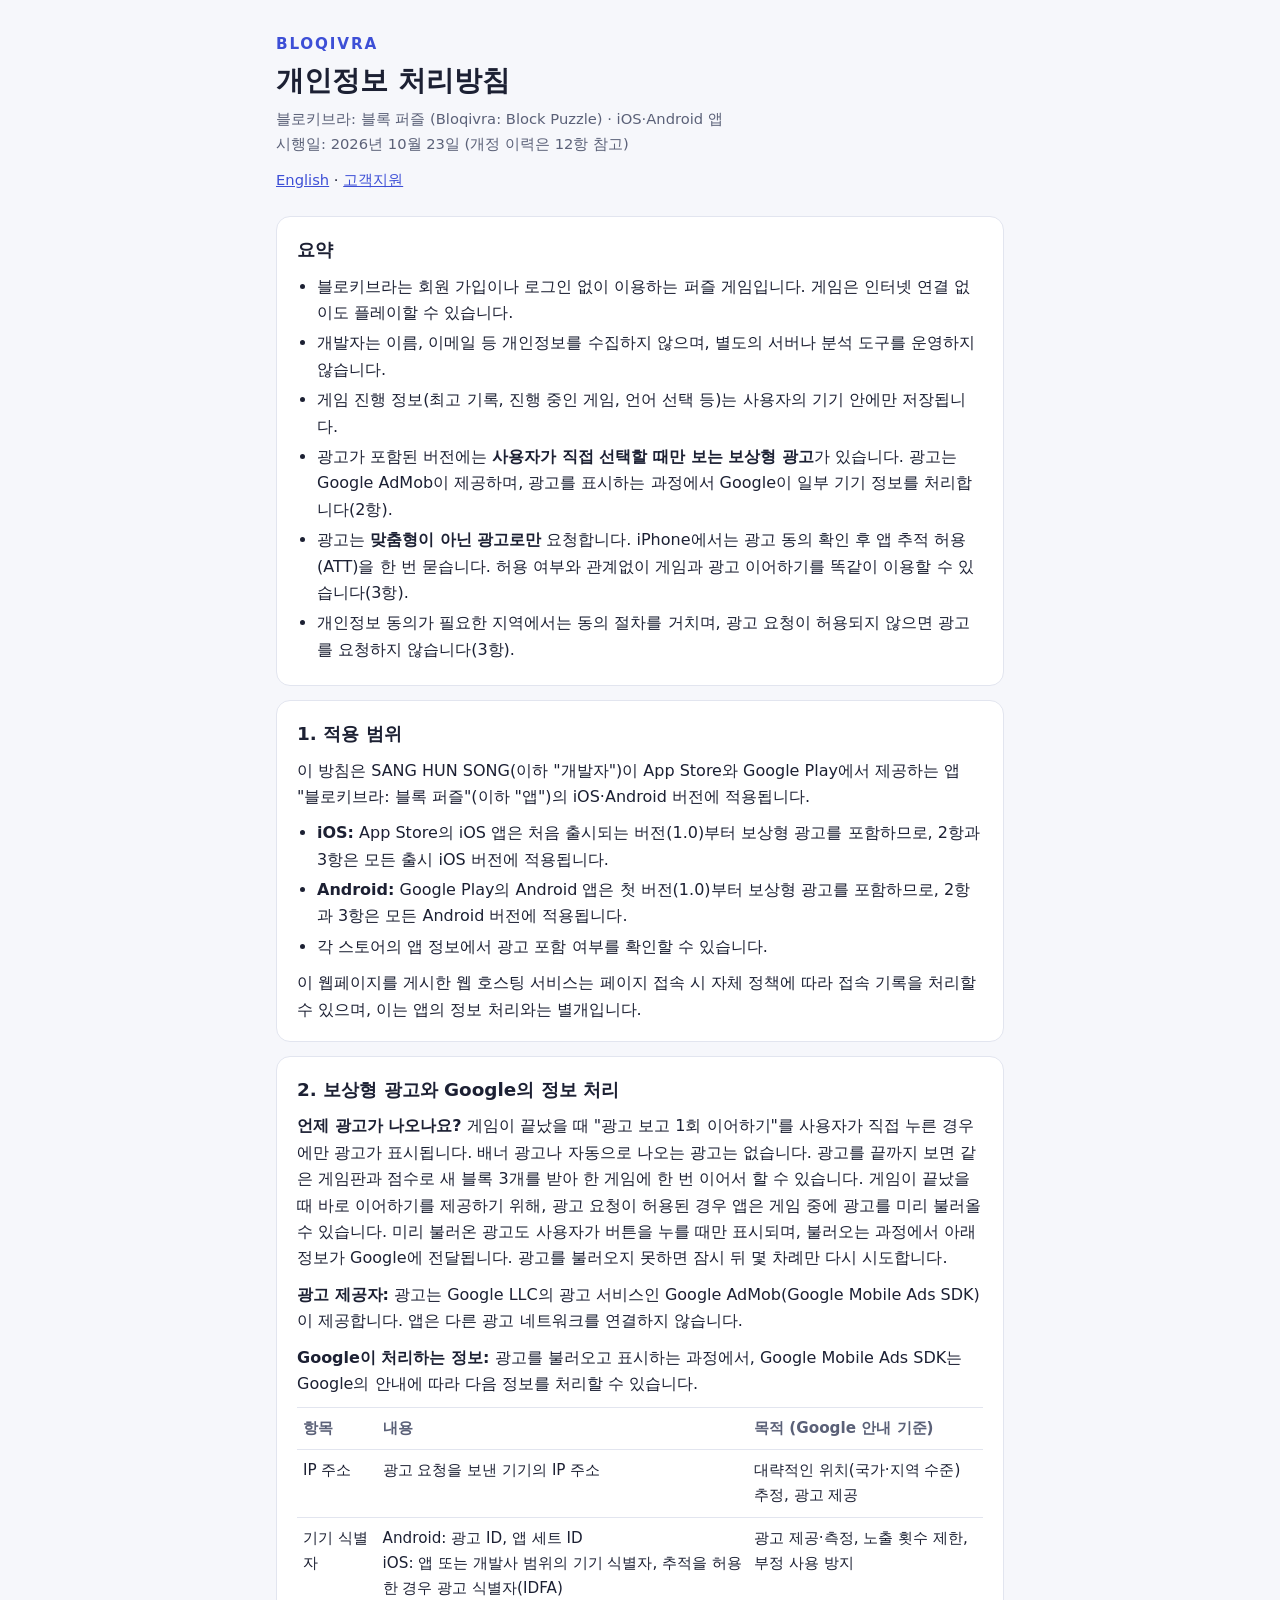
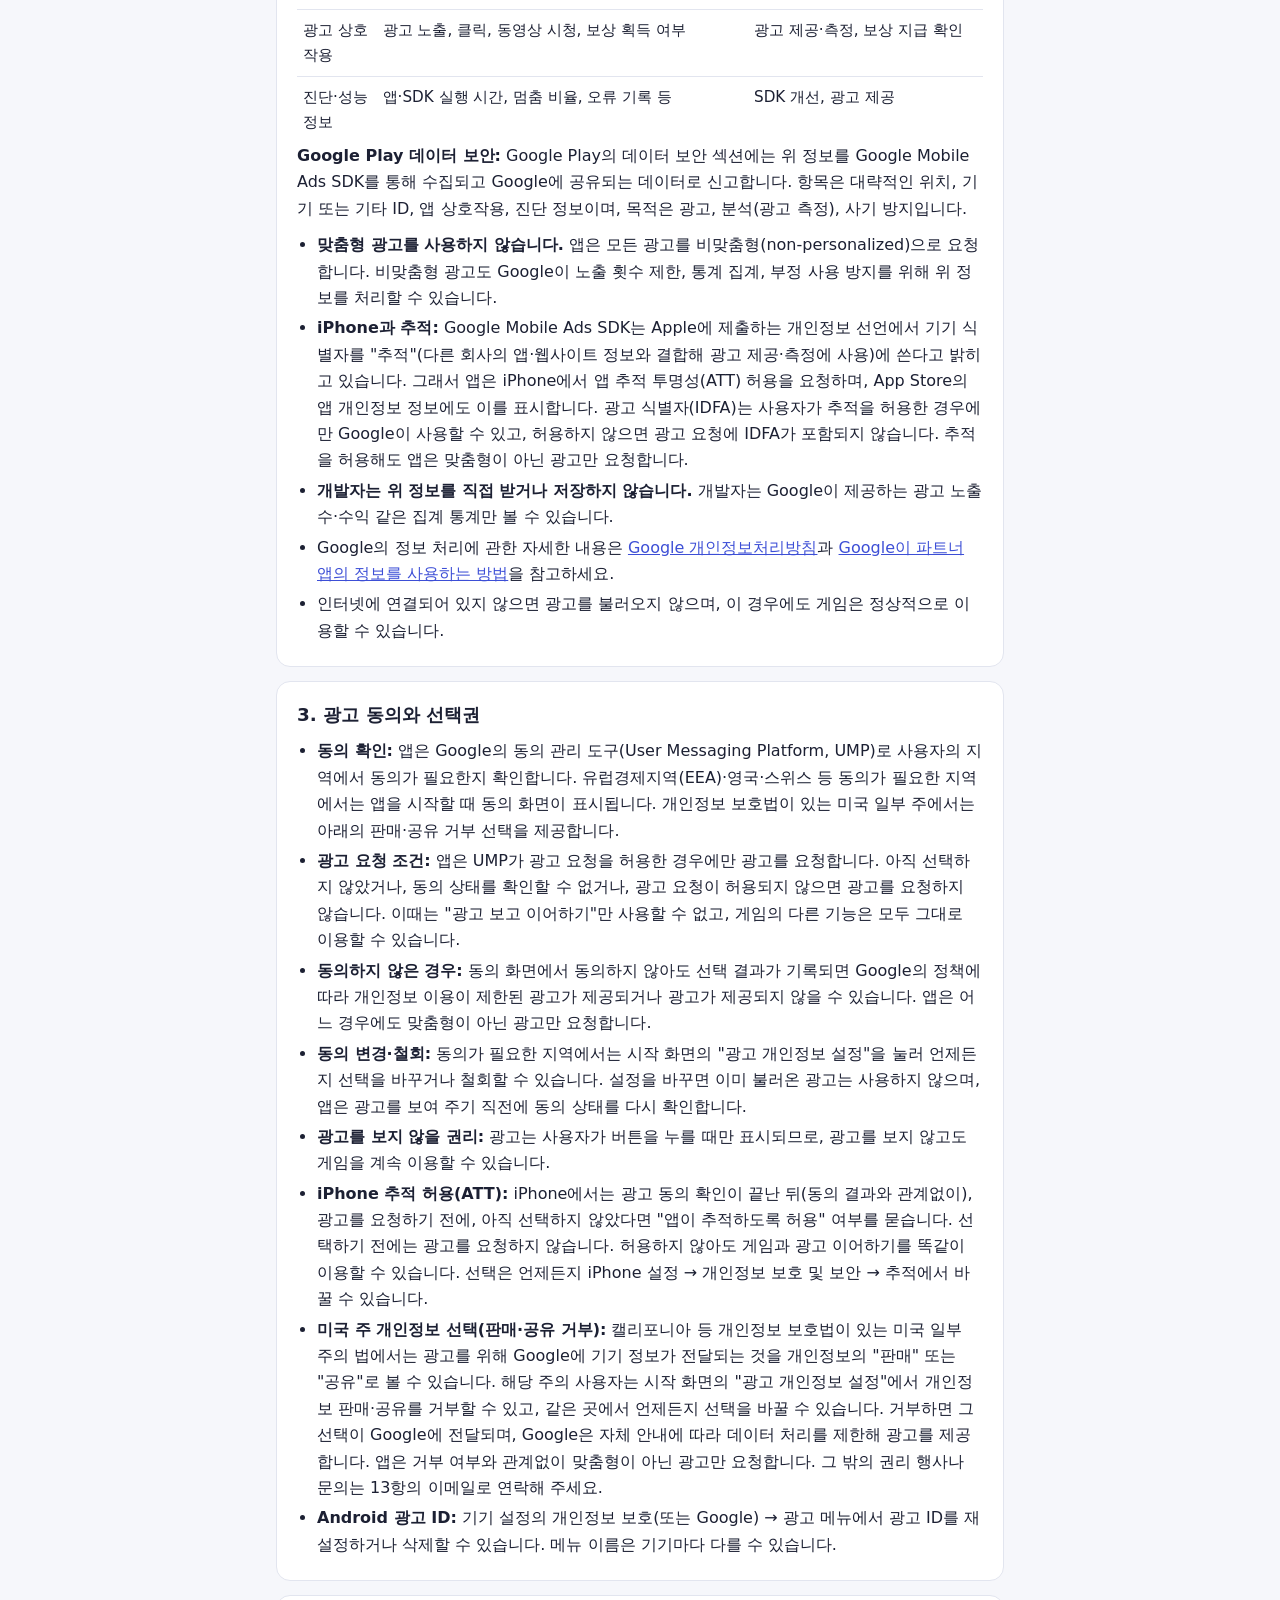
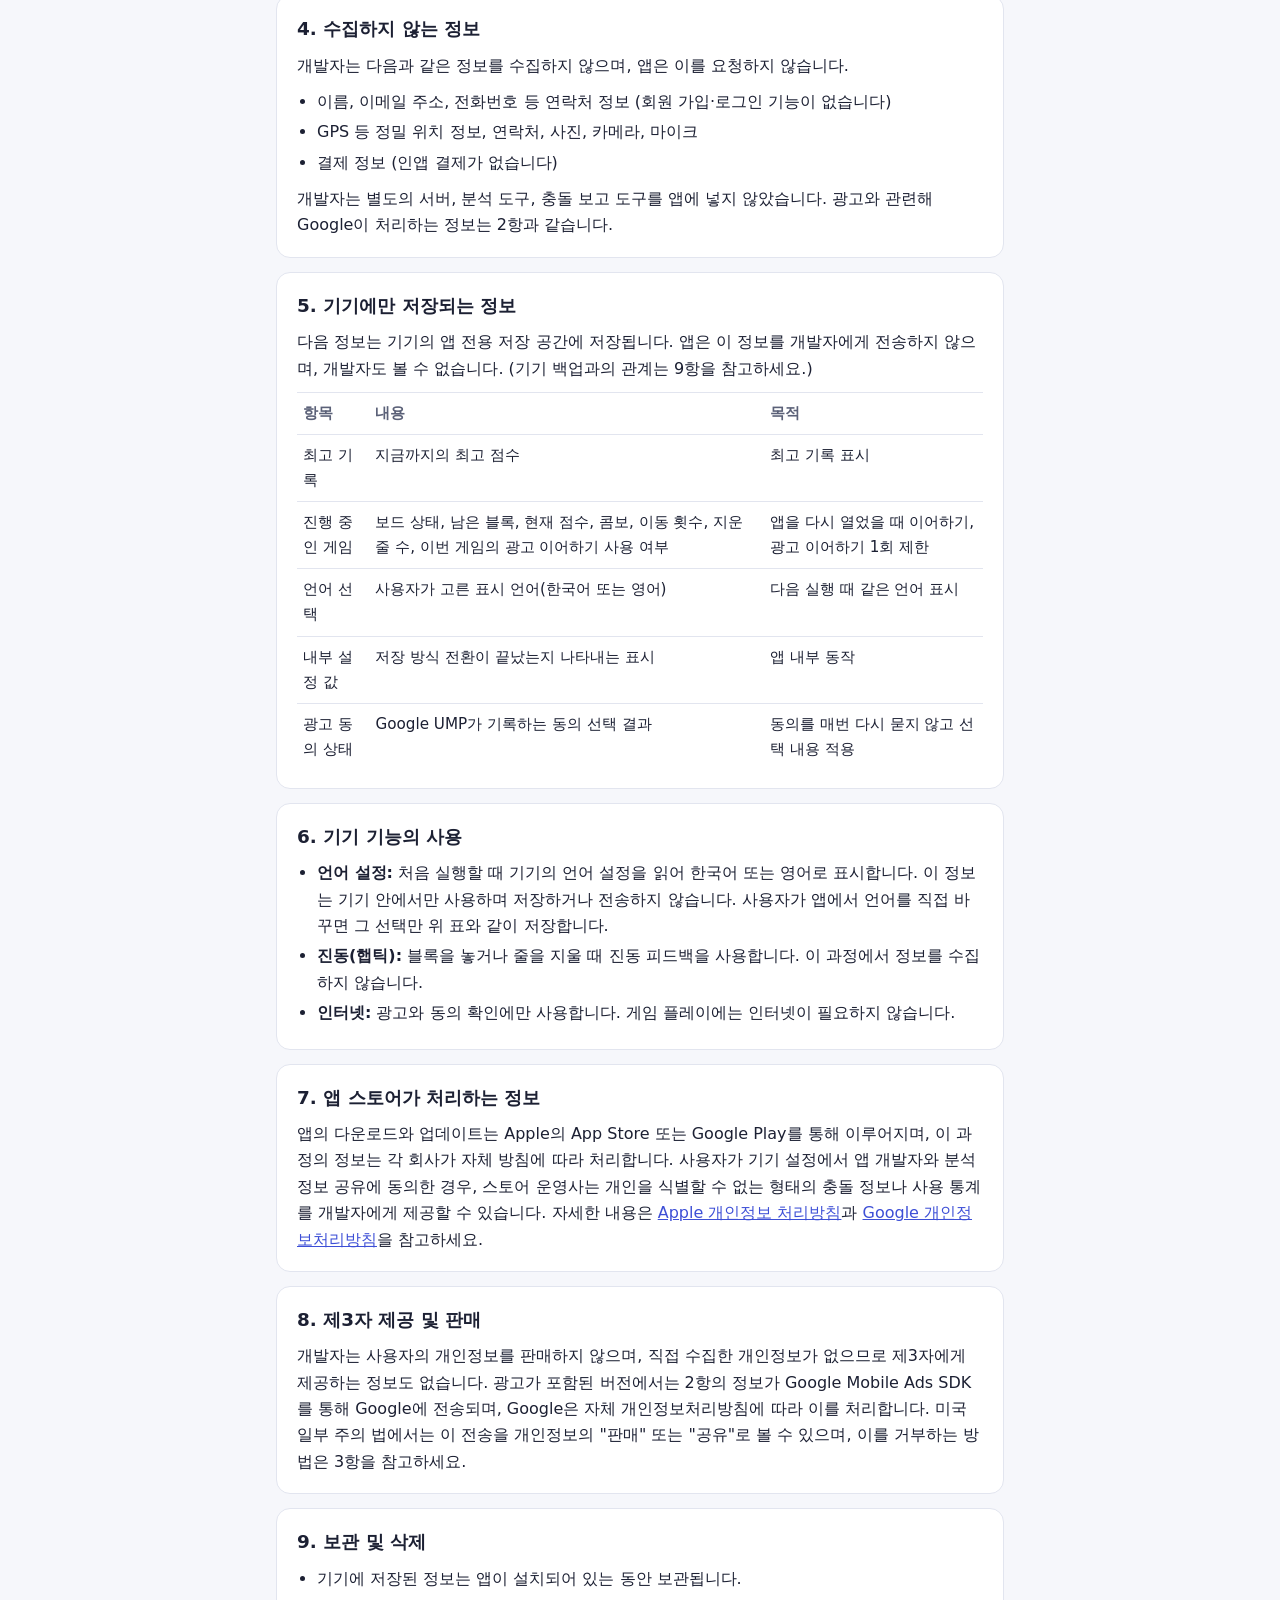
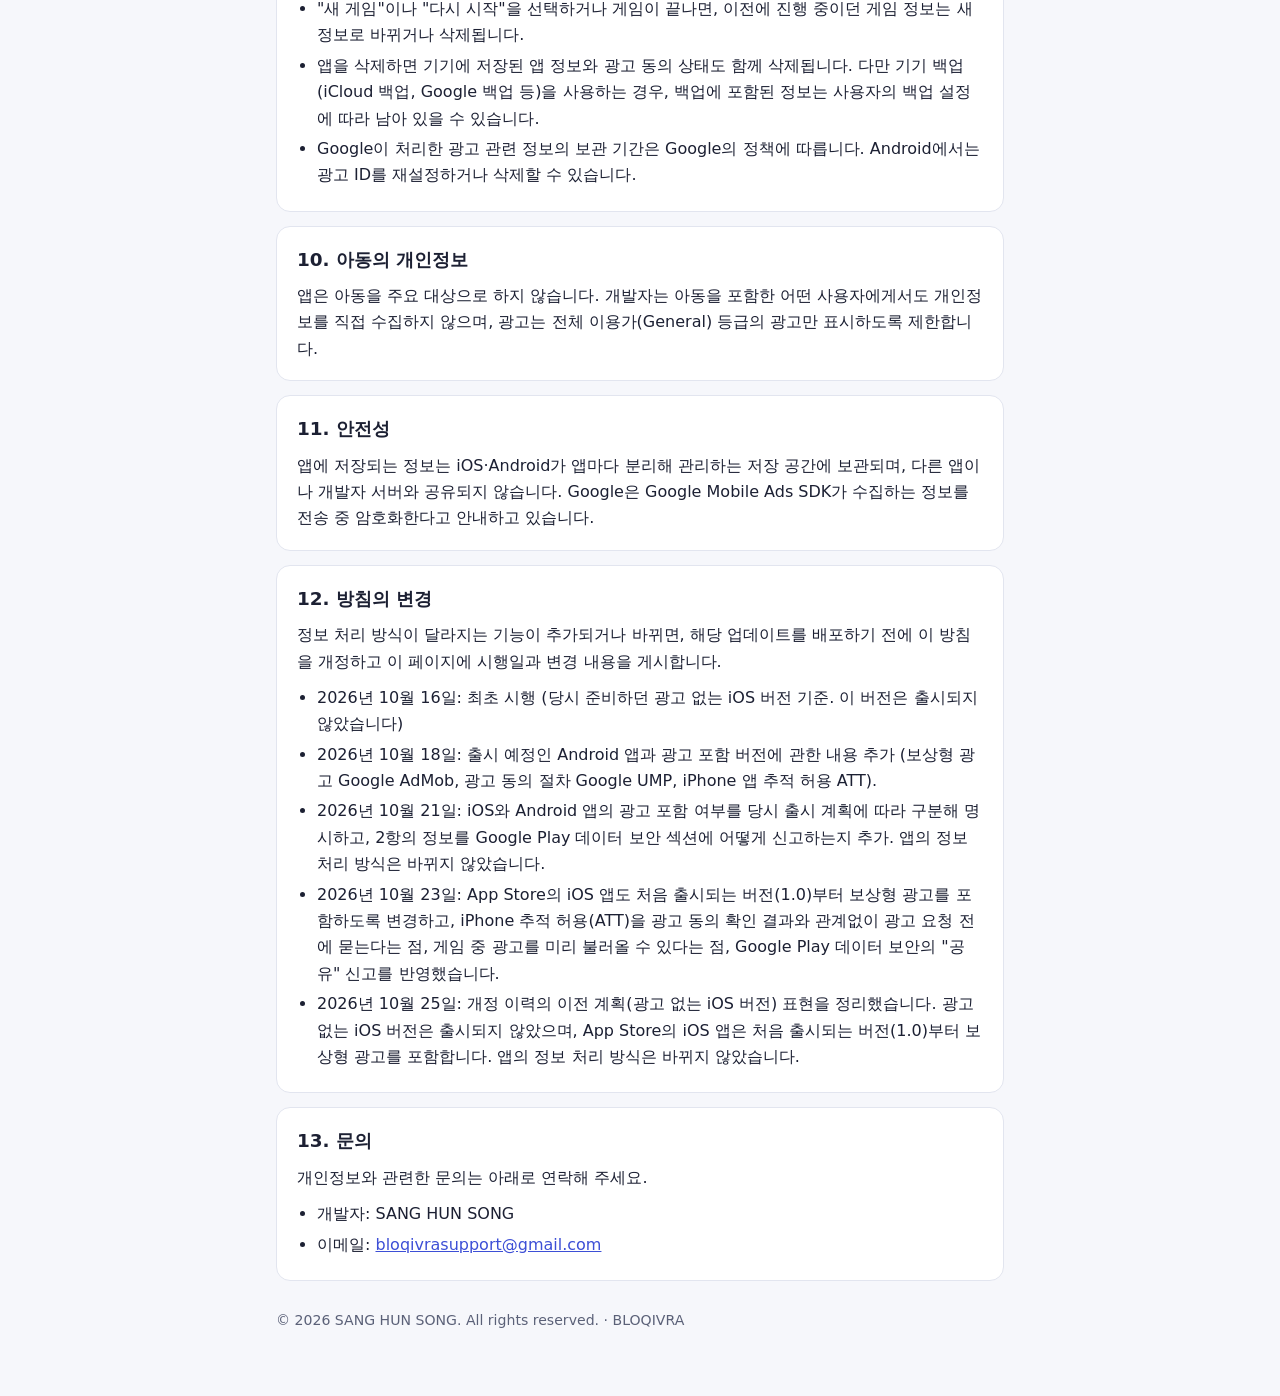
<file: bloqivra/ko/privacy.html>
<!doctype html>
<html lang="ko">
<head>
  <meta charset="utf-8">
  <meta name="viewport" content="width=device-width, initial-scale=1">
  <title>개인정보 처리방침 - 블로키브라: 블록 퍼즐</title>
  <link rel="stylesheet" href="../style.css">
</head>
<body>
<main>
  <header class="page">
    <div class="brand">BLOQIVRA</div>
    <h1>개인정보 처리방침</h1>
    <p class="meta">블로키브라: 블록 퍼즐 (Bloqivra: Block Puzzle) · iOS·Android 앱</p>
    <p class="meta">시행일: <time datetime="2026-10-23">2026년 10월 23일</time> (개정 이력은 12항 참고)</p>
    <nav class="lang"><a href="../en/privacy.html" hreflang="en" lang="en">English</a> · <a href="support.html">고객지원</a></nav>
  </header>

  <section id="summary">
    <h2>요약</h2>
    <ul>
      <li>블로키브라는 회원 가입이나 로그인 없이 이용하는 퍼즐 게임입니다. 게임은 인터넷 연결 없이도 플레이할 수 있습니다.</li>
      <li>개발자는 이름, 이메일 등 개인정보를 수집하지 않으며, 별도의 서버나 분석 도구를 운영하지 않습니다.</li>
      <li>게임 진행 정보(최고 기록, 진행 중인 게임, 언어 선택 등)는 사용자의 기기 안에만 저장됩니다.</li>
      <li>광고가 포함된 버전에는 <strong>사용자가 직접 선택할 때만 보는 보상형 광고</strong>가 있습니다. 광고는 Google AdMob이 제공하며, 광고를 표시하는 과정에서 Google이 일부 기기 정보를 처리합니다(2항).</li>
      <li>광고는 <strong>맞춤형이 아닌 광고로만</strong> 요청합니다. iPhone에서는 광고 동의 확인 후 앱 추적 허용(ATT)을 한 번 묻습니다. 허용 여부와 관계없이 게임과 광고 이어하기를 똑같이 이용할 수 있습니다(3항).</li>
      <li>개인정보 동의가 필요한 지역에서는 동의 절차를 거치며, 광고 요청이 허용되지 않으면 광고를 요청하지 않습니다(3항).</li>
    </ul>
  </section>

  <section id="scope">
    <h2>1. 적용 범위</h2>
    <p>이 방침은 SANG HUN SONG(이하 "개발자")이 App Store와 Google Play에서 제공하는 앱 "블로키브라: 블록 퍼즐"(이하 "앱")의 iOS·Android 버전에 적용됩니다.</p>
    <ul>
      <li><strong>iOS:</strong> App Store의 iOS 앱은 처음 출시되는 버전(1.0)부터 보상형 광고를 포함하므로, 2항과 3항은 모든 출시 iOS 버전에 적용됩니다.</li>
      <li><strong>Android:</strong> Google Play의 Android 앱은 첫 버전(1.0)부터 보상형 광고를 포함하므로, 2항과 3항은 모든 Android 버전에 적용됩니다.</li>
      <li>각 스토어의 앱 정보에서 광고 포함 여부를 확인할 수 있습니다.</li>
    </ul>
    <p>이 웹페이지를 게시한 웹 호스팅 서비스는 페이지 접속 시 자체 정책에 따라 접속 기록을 처리할 수 있으며, 이는 앱의 정보 처리와는 별개입니다.</p>
  </section>

  <section id="ads">
    <h2>2. 보상형 광고와 Google의 정보 처리</h2>
    <p><strong>언제 광고가 나오나요?</strong> 게임이 끝났을 때 "광고 보고 1회 이어하기"를 사용자가 직접 누른 경우에만 광고가 표시됩니다. 배너 광고나 자동으로 나오는 광고는 없습니다. 광고를 끝까지 보면 같은 게임판과 점수로 새 블록 3개를 받아 한 게임에 한 번 이어서 할 수 있습니다. 게임이 끝났을 때 바로 이어하기를 제공하기 위해, 광고 요청이 허용된 경우 앱은 게임 중에 광고를 미리 불러올 수 있습니다. 미리 불러온 광고도 사용자가 버튼을 누를 때만 표시되며, 불러오는 과정에서 아래 정보가 Google에 전달됩니다. 광고를 불러오지 못하면 잠시 뒤 몇 차례만 다시 시도합니다.</p>
    <p><strong>광고 제공자:</strong> 광고는 Google LLC의 광고 서비스인 Google AdMob(Google Mobile Ads SDK)이 제공합니다. 앱은 다른 광고 네트워크를 연결하지 않습니다.</p>
    <p><strong>Google이 처리하는 정보:</strong> 광고를 불러오고 표시하는 과정에서, Google Mobile Ads SDK는 Google의 안내에 따라 다음 정보를 처리할 수 있습니다.</p>
    <div class="table-wrap">
      <table>
        <tr><th>항목</th><th>내용</th><th>목적 (Google 안내 기준)</th></tr>
        <tr><td>IP 주소</td><td>광고 요청을 보낸 기기의 IP 주소</td><td>대략적인 위치(국가·지역 수준) 추정, 광고 제공</td></tr>
        <tr><td>기기 식별자</td><td>Android: 광고 ID, 앱 세트 ID<br>iOS: 앱 또는 개발사 범위의 기기 식별자, 추적을 허용한 경우 광고 식별자(IDFA)</td><td>광고 제공·측정, 노출 횟수 제한, 부정 사용 방지</td></tr>
        <tr><td>광고 상호작용</td><td>광고 노출, 클릭, 동영상 시청, 보상 획득 여부</td><td>광고 제공·측정, 보상 지급 확인</td></tr>
        <tr><td>진단·성능 정보</td><td>앱·SDK 실행 시간, 멈춤 비율, 오류 기록 등</td><td>SDK 개선, 광고 제공</td></tr>
      </table>
    </div>
    <p><strong>Google Play 데이터 보안:</strong> Google Play의 데이터 보안 섹션에는 위 정보를 Google Mobile Ads SDK를 통해 수집되고 Google에 공유되는 데이터로 신고합니다. 항목은 대략적인 위치, 기기 또는 기타 ID, 앱 상호작용, 진단 정보이며, 목적은 광고, 분석(광고 측정), 사기 방지입니다.</p>
    <ul>
      <li><strong>맞춤형 광고를 사용하지 않습니다.</strong> 앱은 모든 광고를 비맞춤형(non-personalized)으로 요청합니다. 비맞춤형 광고도 Google이 노출 횟수 제한, 통계 집계, 부정 사용 방지를 위해 위 정보를 처리할 수 있습니다.</li>
      <li><strong>iPhone과 추적:</strong> Google Mobile Ads SDK는 Apple에 제출하는 개인정보 선언에서 기기 식별자를 "추적"(다른 회사의 앱·웹사이트 정보와 결합해 광고 제공·측정에 사용)에 쓴다고 밝히고 있습니다. 그래서 앱은 iPhone에서 앱 추적 투명성(ATT) 허용을 요청하며, App Store의 앱 개인정보 정보에도 이를 표시합니다. 광고 식별자(IDFA)는 사용자가 추적을 허용한 경우에만 Google이 사용할 수 있고, 허용하지 않으면 광고 요청에 IDFA가 포함되지 않습니다. 추적을 허용해도 앱은 맞춤형이 아닌 광고만 요청합니다.</li>
      <li><strong>개발자는 위 정보를 직접 받거나 저장하지 않습니다.</strong> 개발자는 Google이 제공하는 광고 노출 수·수익 같은 집계 통계만 볼 수 있습니다.</li>
      <li>Google의 정보 처리에 관한 자세한 내용은 <a href="https://policies.google.com/privacy?hl=ko">Google 개인정보처리방침</a>과 <a href="https://policies.google.com/technologies/partner-sites?hl=ko">Google이 파트너 앱의 정보를 사용하는 방법</a>을 참고하세요.</li>
      <li>인터넷에 연결되어 있지 않으면 광고를 불러오지 않으며, 이 경우에도 게임은 정상적으로 이용할 수 있습니다.</li>
    </ul>
  </section>

  <section id="consent">
    <h2>3. 광고 동의와 선택권</h2>
    <ul>
      <li><strong>동의 확인:</strong> 앱은 Google의 동의 관리 도구(User Messaging Platform, UMP)로 사용자의 지역에서 동의가 필요한지 확인합니다. 유럽경제지역(EEA)·영국·스위스 등 동의가 필요한 지역에서는 앱을 시작할 때 동의 화면이 표시됩니다. 개인정보 보호법이 있는 미국 일부 주에서는 아래의 판매·공유 거부 선택을 제공합니다.</li>
      <li><strong>광고 요청 조건:</strong> 앱은 UMP가 광고 요청을 허용한 경우에만 광고를 요청합니다. 아직 선택하지 않았거나, 동의 상태를 확인할 수 없거나, 광고 요청이 허용되지 않으면 광고를 요청하지 않습니다. 이때는 "광고 보고 이어하기"만 사용할 수 없고, 게임의 다른 기능은 모두 그대로 이용할 수 있습니다.</li>
      <li><strong>동의하지 않은 경우:</strong> 동의 화면에서 동의하지 않아도 선택 결과가 기록되면 Google의 정책에 따라 개인정보 이용이 제한된 광고가 제공되거나 광고가 제공되지 않을 수 있습니다. 앱은 어느 경우에도 맞춤형이 아닌 광고만 요청합니다.</li>
      <li><strong>동의 변경·철회:</strong> 동의가 필요한 지역에서는 시작 화면의 "광고 개인정보 설정"을 눌러 언제든지 선택을 바꾸거나 철회할 수 있습니다. 설정을 바꾸면 이미 불러온 광고는 사용하지 않으며, 앱은 광고를 보여 주기 직전에 동의 상태를 다시 확인합니다.</li>
      <li><strong>광고를 보지 않을 권리:</strong> 광고는 사용자가 버튼을 누를 때만 표시되므로, 광고를 보지 않고도 게임을 계속 이용할 수 있습니다.</li>
      <li><strong>iPhone 추적 허용(ATT):</strong> iPhone에서는 광고 동의 확인이 끝난 뒤(동의 결과와 관계없이), 광고를 요청하기 전에, 아직 선택하지 않았다면 "앱이 추적하도록 허용" 여부를 묻습니다. 선택하기 전에는 광고를 요청하지 않습니다. 허용하지 않아도 게임과 광고 이어하기를 똑같이 이용할 수 있습니다. 선택은 언제든지 iPhone 설정 → 개인정보 보호 및 보안 → 추적에서 바꿀 수 있습니다.</li>
      <li><strong>미국 주 개인정보 선택(판매·공유 거부):</strong> 캘리포니아 등 개인정보 보호법이 있는 미국 일부 주의 법에서는 광고를 위해 Google에 기기 정보가 전달되는 것을 개인정보의 "판매" 또는 "공유"로 볼 수 있습니다. 해당 주의 사용자는 시작 화면의 "광고 개인정보 설정"에서 개인정보 판매·공유를 거부할 수 있고, 같은 곳에서 언제든지 선택을 바꿀 수 있습니다. 거부하면 그 선택이 Google에 전달되며, Google은 자체 안내에 따라 데이터 처리를 제한해 광고를 제공합니다. 앱은 거부 여부와 관계없이 맞춤형이 아닌 광고만 요청합니다. 그 밖의 권리 행사나 문의는 13항의 이메일로 연락해 주세요.</li>
      <li><strong>Android 광고 ID:</strong> 기기 설정의 개인정보 보호(또는 Google) → 광고 메뉴에서 광고 ID를 재설정하거나 삭제할 수 있습니다. 메뉴 이름은 기기마다 다를 수 있습니다.</li>
    </ul>
  </section>

  <section id="not-collected">
    <h2>4. 수집하지 않는 정보</h2>
    <p>개발자는 다음과 같은 정보를 수집하지 않으며, 앱은 이를 요청하지 않습니다.</p>
    <ul>
      <li>이름, 이메일 주소, 전화번호 등 연락처 정보 (회원 가입·로그인 기능이 없습니다)</li>
      <li>GPS 등 정밀 위치 정보, 연락처, 사진, 카메라, 마이크</li>
      <li>결제 정보 (인앱 결제가 없습니다)</li>
    </ul>
    <p>개발자는 별도의 서버, 분석 도구, 충돌 보고 도구를 앱에 넣지 않았습니다. 광고와 관련해 Google이 처리하는 정보는 2항과 같습니다.</p>
  </section>

  <section id="on-device">
    <h2>5. 기기에만 저장되는 정보</h2>
    <p>다음 정보는 기기의 앱 전용 저장 공간에 저장됩니다. 앱은 이 정보를 개발자에게 전송하지 않으며, 개발자도 볼 수 없습니다. (기기 백업과의 관계는 9항을 참고하세요.)</p>
    <div class="table-wrap">
      <table>
        <tr><th>항목</th><th>내용</th><th>목적</th></tr>
        <tr><td>최고 기록</td><td>지금까지의 최고 점수</td><td>최고 기록 표시</td></tr>
        <tr><td>진행 중인 게임</td><td>보드 상태, 남은 블록, 현재 점수, 콤보, 이동 횟수, 지운 줄 수, 이번 게임의 광고 이어하기 사용 여부</td><td>앱을 다시 열었을 때 이어하기, 광고 이어하기 1회 제한</td></tr>
        <tr><td>언어 선택</td><td>사용자가 고른 표시 언어(한국어 또는 영어)</td><td>다음 실행 때 같은 언어 표시</td></tr>
        <tr><td>내부 설정 값</td><td>저장 방식 전환이 끝났는지 나타내는 표시</td><td>앱 내부 동작</td></tr>
        <tr><td>광고 동의 상태</td><td>Google UMP가 기록하는 동의 선택 결과</td><td>동의를 매번 다시 묻지 않고 선택 내용 적용</td></tr>
      </table>
    </div>
  </section>

  <section id="device-features">
    <h2>6. 기기 기능의 사용</h2>
    <ul>
      <li><strong>언어 설정:</strong> 처음 실행할 때 기기의 언어 설정을 읽어 한국어 또는 영어로 표시합니다. 이 정보는 기기 안에서만 사용하며 저장하거나 전송하지 않습니다. 사용자가 앱에서 언어를 직접 바꾸면 그 선택만 위 표와 같이 저장합니다.</li>
      <li><strong>진동(햅틱):</strong> 블록을 놓거나 줄을 지울 때 진동 피드백을 사용합니다. 이 과정에서 정보를 수집하지 않습니다.</li>
      <li><strong>인터넷:</strong> 광고와 동의 확인에만 사용합니다. 게임 플레이에는 인터넷이 필요하지 않습니다.</li>
    </ul>
  </section>

  <section id="stores">
    <h2>7. 앱 스토어가 처리하는 정보</h2>
    <p>앱의 다운로드와 업데이트는 Apple의 App Store 또는 Google Play를 통해 이루어지며, 이 과정의 정보는 각 회사가 자체 방침에 따라 처리합니다. 사용자가 기기 설정에서 앱 개발자와 분석 정보 공유에 동의한 경우, 스토어 운영사는 개인을 식별할 수 없는 형태의 충돌 정보나 사용 통계를 개발자에게 제공할 수 있습니다. 자세한 내용은 <a href="https://www.apple.com/kr/legal/privacy/">Apple 개인정보 처리방침</a>과 <a href="https://policies.google.com/privacy?hl=ko">Google 개인정보처리방침</a>을 참고하세요.</p>
  </section>

  <section id="sharing">
    <h2>8. 제3자 제공 및 판매</h2>
    <p>개발자는 사용자의 개인정보를 판매하지 않으며, 직접 수집한 개인정보가 없으므로 제3자에게 제공하는 정보도 없습니다. 광고가 포함된 버전에서는 2항의 정보가 Google Mobile Ads SDK를 통해 Google에 전송되며, Google은 자체 개인정보처리방침에 따라 이를 처리합니다. 미국 일부 주의 법에서는 이 전송을 개인정보의 "판매" 또는 "공유"로 볼 수 있으며, 이를 거부하는 방법은 3항을 참고하세요.</p>
  </section>

  <section id="retention-deletion">
    <h2>9. 보관 및 삭제</h2>
    <ul>
      <li>기기에 저장된 정보는 앱이 설치되어 있는 동안 보관됩니다.</li>
      <li>"새 게임"이나 "다시 시작"을 선택하거나 게임이 끝나면, 이전에 진행 중이던 게임 정보는 새 정보로 바뀌거나 삭제됩니다.</li>
      <li>앱을 삭제하면 기기에 저장된 앱 정보와 광고 동의 상태도 함께 삭제됩니다. 다만 기기 백업(iCloud 백업, Google 백업 등)을 사용하는 경우, 백업에 포함된 정보는 사용자의 백업 설정에 따라 남아 있을 수 있습니다.</li>
      <li>Google이 처리한 광고 관련 정보의 보관 기간은 Google의 정책에 따릅니다. Android에서는 광고 ID를 재설정하거나 삭제할 수 있습니다.</li>
    </ul>
  </section>

  <section id="children">
    <h2>10. 아동의 개인정보</h2>
    <p>앱은 아동을 주요 대상으로 하지 않습니다. 개발자는 아동을 포함한 어떤 사용자에게서도 개인정보를 직접 수집하지 않으며, 광고는 전체 이용가(General) 등급의 광고만 표시하도록 제한합니다.</p>
  </section>

  <section id="security">
    <h2>11. 안전성</h2>
    <p>앱에 저장되는 정보는 iOS·Android가 앱마다 분리해 관리하는 저장 공간에 보관되며, 다른 앱이나 개발자 서버와 공유되지 않습니다. Google은 Google Mobile Ads SDK가 수집하는 정보를 전송 중 암호화한다고 안내하고 있습니다.</p>
  </section>

  <section id="changes">
    <h2>12. 방침의 변경</h2>
    <p>정보 처리 방식이 달라지는 기능이 추가되거나 바뀌면, 해당 업데이트를 배포하기 전에 이 방침을 개정하고 이 페이지에 시행일과 변경 내용을 게시합니다.</p>
    <ul>
      <li>2026년 10월 16일: 최초 시행 (당시 준비하던 광고 없는 iOS 버전 기준. 이 버전은 출시되지 않았습니다)</li>
      <li>2026년 10월 18일: 출시 예정인 Android 앱과 광고 포함 버전에 관한 내용 추가 (보상형 광고 Google AdMob, 광고 동의 절차 Google UMP, iPhone 앱 추적 허용 ATT).</li>
      <li>2026년 10월 21일: iOS와 Android 앱의 광고 포함 여부를 당시 출시 계획에 따라 구분해 명시하고, 2항의 정보를 Google Play 데이터 보안 섹션에 어떻게 신고하는지 추가. 앱의 정보 처리 방식은 바뀌지 않았습니다.</li>
      <li>2026년 10월 23일: App Store의 iOS 앱도 처음 출시되는 버전(1.0)부터 보상형 광고를 포함하도록 변경하고, iPhone 추적 허용(ATT)을 광고 동의 확인 결과와 관계없이 광고 요청 전에 묻는다는 점, 게임 중 광고를 미리 불러올 수 있다는 점, Google Play 데이터 보안의 "공유" 신고를 반영했습니다.</li>
      <li>2026년 10월 25일: 개정 이력의 이전 계획(광고 없는 iOS 버전) 표현을 정리했습니다. 광고 없는 iOS 버전은 출시되지 않았으며, App Store의 iOS 앱은 처음 출시되는 버전(1.0)부터 보상형 광고를 포함합니다. 앱의 정보 처리 방식은 바뀌지 않았습니다.</li>
    </ul>
  </section>

  <section id="contact">
    <h2>13. 문의</h2>
    <p>개인정보와 관련한 문의는 아래로 연락해 주세요.</p>
    <ul>
      <li>개발자: SANG HUN SONG</li>
      <li>이메일: <a href="mailto:bloqivrasupport@gmail.com">bloqivrasupport@gmail.com</a></li>
    </ul>
  </section>

  <footer>© 2026 SANG HUN SONG. All rights reserved. · BLOQIVRA</footer>
</main>
</body>
</html>
</file>
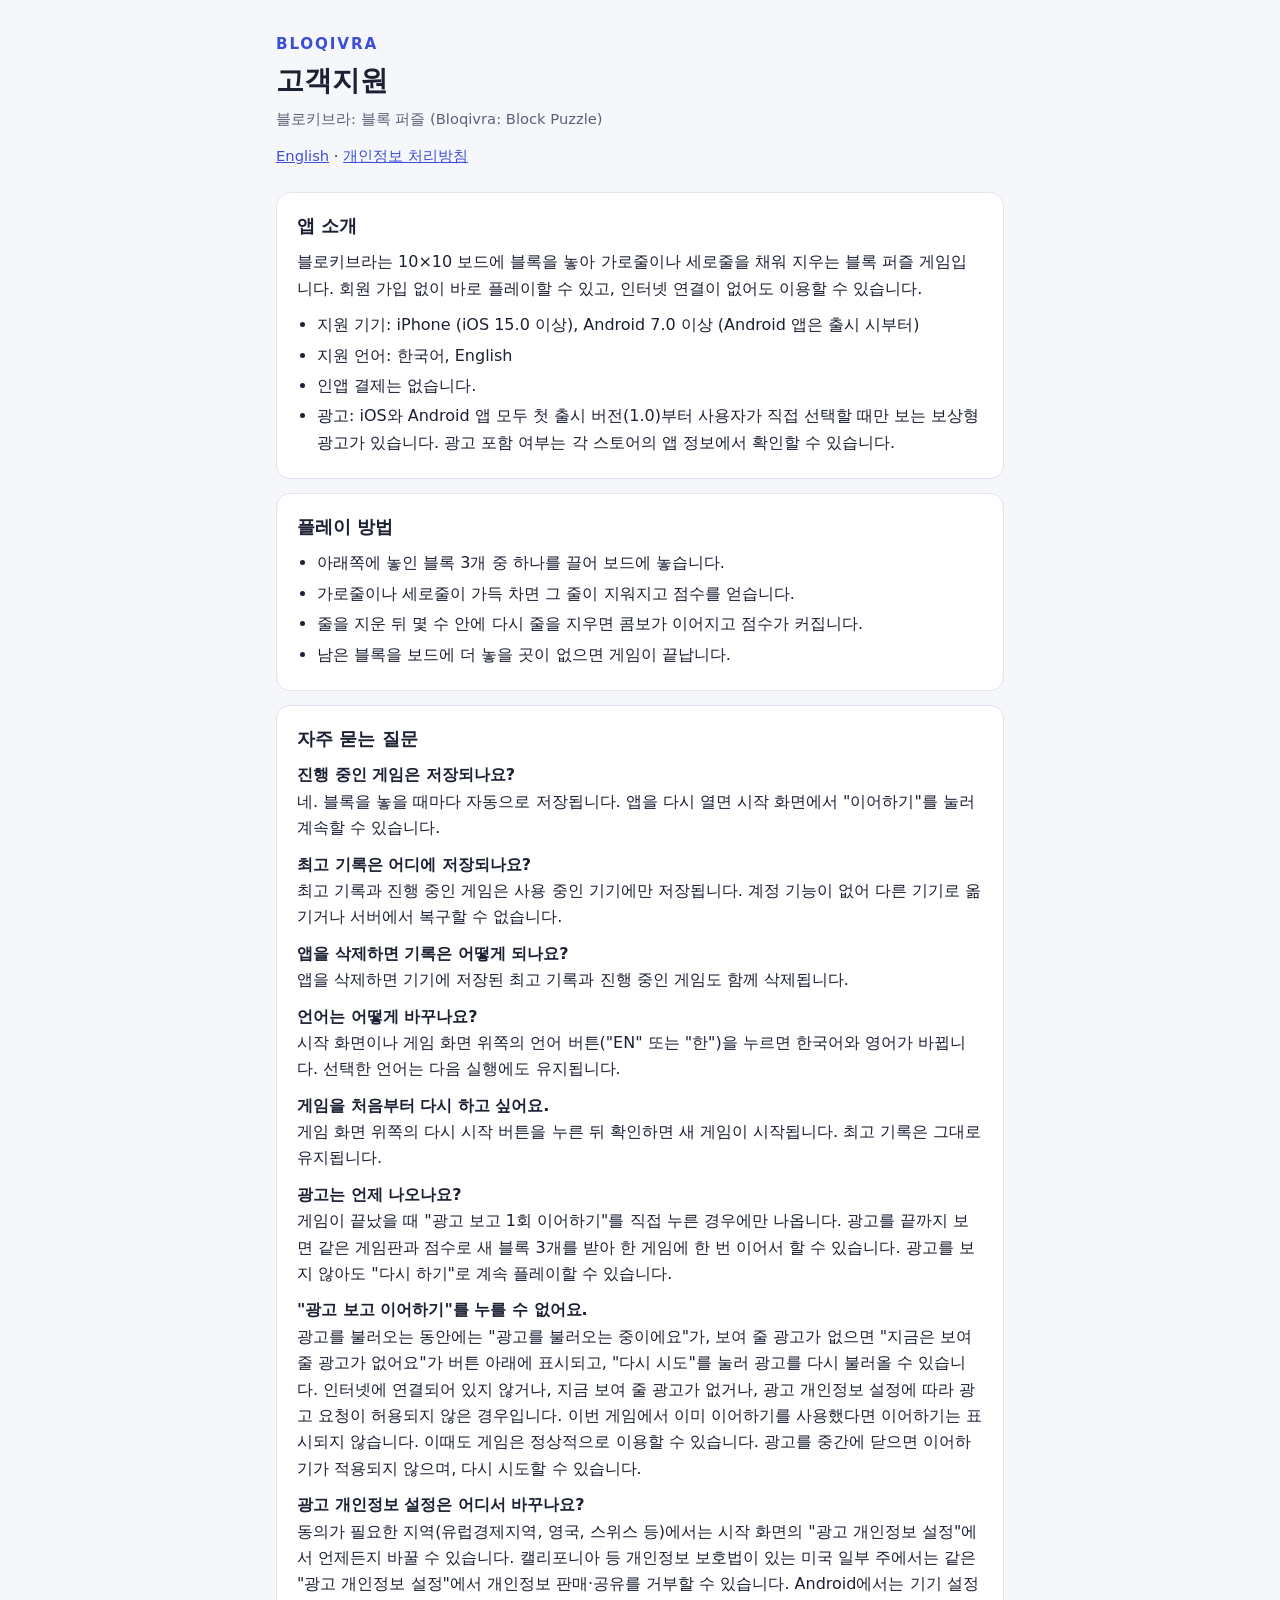
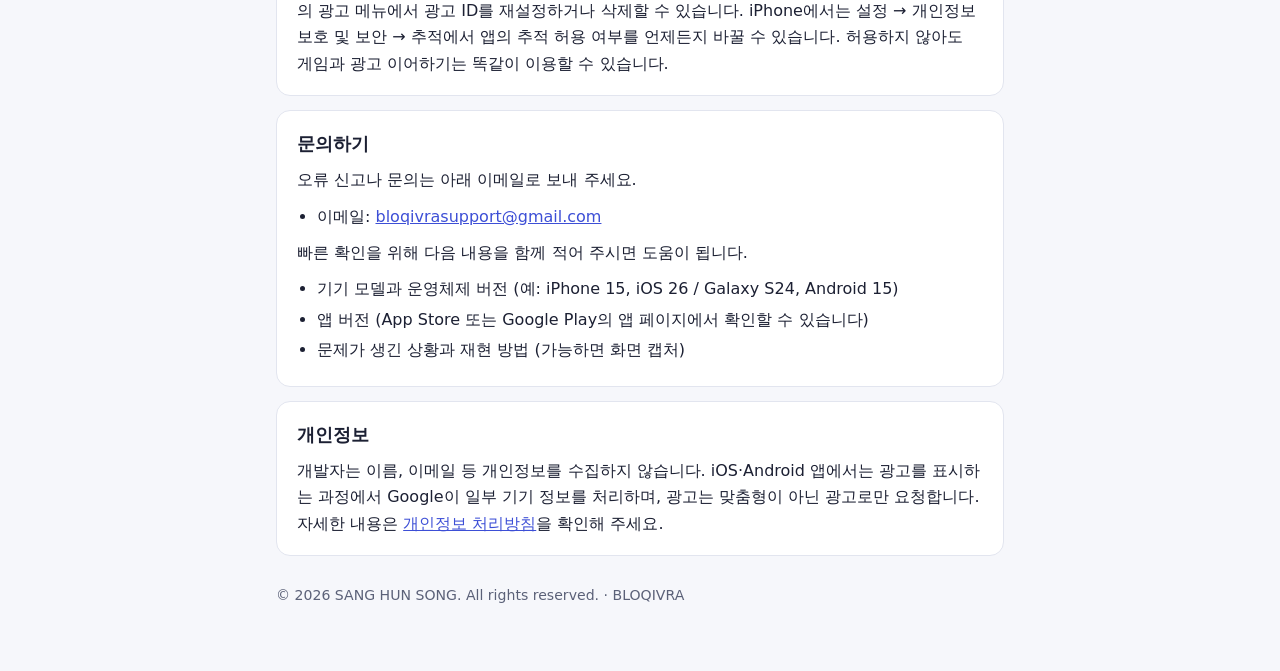
<file: bloqivra/ko/support.html>
<!doctype html>
<html lang="ko">
<head>
  <meta charset="utf-8">
  <meta name="viewport" content="width=device-width, initial-scale=1">
  <title>고객지원 - 블로키브라: 블록 퍼즐</title>
  <link rel="stylesheet" href="../style.css">
</head>
<body>
<main>
  <header class="page">
    <div class="brand">BLOQIVRA</div>
    <h1>고객지원</h1>
    <p class="meta">블로키브라: 블록 퍼즐 (Bloqivra: Block Puzzle)</p>
    <nav class="lang"><a href="../en/support.html" hreflang="en" lang="en">English</a> · <a href="privacy.html">개인정보 처리방침</a></nav>
  </header>

  <section id="about">
    <h2>앱 소개</h2>
    <p>블로키브라는 10×10 보드에 블록을 놓아 가로줄이나 세로줄을 채워 지우는 블록 퍼즐 게임입니다. 회원 가입 없이 바로 플레이할 수 있고, 인터넷 연결이 없어도 이용할 수 있습니다.</p>
    <ul>
      <li>지원 기기: iPhone (iOS 15.0 이상), Android 7.0 이상 (Android 앱은 출시 시부터)</li>
      <li>지원 언어: 한국어, English</li>
      <li>인앱 결제는 없습니다.</li>
      <li>광고: iOS와 Android 앱 모두 첫 출시 버전(1.0)부터 사용자가 직접 선택할 때만 보는 보상형 광고가 있습니다. 광고 포함 여부는 각 스토어의 앱 정보에서 확인할 수 있습니다.</li>
    </ul>
  </section>

  <section id="how-to-play">
    <h2>플레이 방법</h2>
    <ul>
      <li>아래쪽에 놓인 블록 3개 중 하나를 끌어 보드에 놓습니다.</li>
      <li>가로줄이나 세로줄이 가득 차면 그 줄이 지워지고 점수를 얻습니다.</li>
      <li>줄을 지운 뒤 몇 수 안에 다시 줄을 지우면 콤보가 이어지고 점수가 커집니다.</li>
      <li>남은 블록을 보드에 더 놓을 곳이 없으면 게임이 끝납니다.</li>
    </ul>
  </section>

  <section id="faq">
    <h2>자주 묻는 질문</h2>
    <p><strong>진행 중인 게임은 저장되나요?</strong><br>
    네. 블록을 놓을 때마다 자동으로 저장됩니다. 앱을 다시 열면 시작 화면에서 "이어하기"를 눌러 계속할 수 있습니다.</p>
    <p><strong>최고 기록은 어디에 저장되나요?</strong><br>
    최고 기록과 진행 중인 게임은 사용 중인 기기에만 저장됩니다. 계정 기능이 없어 다른 기기로 옮기거나 서버에서 복구할 수 없습니다.</p>
    <p><strong>앱을 삭제하면 기록은 어떻게 되나요?</strong><br>
    앱을 삭제하면 기기에 저장된 최고 기록과 진행 중인 게임도 함께 삭제됩니다.</p>
    <p><strong>언어는 어떻게 바꾸나요?</strong><br>
    시작 화면이나 게임 화면 위쪽의 언어 버튼("EN" 또는 "한")을 누르면 한국어와 영어가 바뀝니다. 선택한 언어는 다음 실행에도 유지됩니다.</p>
    <p><strong>게임을 처음부터 다시 하고 싶어요.</strong><br>
    게임 화면 위쪽의 다시 시작 버튼을 누른 뒤 확인하면 새 게임이 시작됩니다. 최고 기록은 그대로 유지됩니다.</p>
    <p><strong>광고는 언제 나오나요?</strong><br>
    게임이 끝났을 때 "광고 보고 1회 이어하기"를 직접 누른 경우에만 나옵니다. 광고를 끝까지 보면 같은 게임판과 점수로 새 블록 3개를 받아 한 게임에 한 번 이어서 할 수 있습니다. 광고를 보지 않아도 "다시 하기"로 계속 플레이할 수 있습니다.</p>
    <p><strong>"광고 보고 이어하기"를 누를 수 없어요.</strong><br>
    광고를 불러오는 동안에는 "광고를 불러오는 중이에요"가, 보여 줄 광고가 없으면 "지금은 보여 줄 광고가 없어요"가 버튼 아래에 표시되고, "다시 시도"를 눌러 광고를 다시 불러올 수 있습니다. 인터넷에 연결되어 있지 않거나, 지금 보여 줄 광고가 없거나, 광고 개인정보 설정에 따라 광고 요청이 허용되지 않은 경우입니다. 이번 게임에서 이미 이어하기를 사용했다면 이어하기는 표시되지 않습니다. 이때도 게임은 정상적으로 이용할 수 있습니다. 광고를 중간에 닫으면 이어하기가 적용되지 않으며, 다시 시도할 수 있습니다.</p>
    <p><strong>광고 개인정보 설정은 어디서 바꾸나요?</strong><br>
    동의가 필요한 지역(유럽경제지역, 영국, 스위스 등)에서는 시작 화면의 "광고 개인정보 설정"에서 언제든지 바꿀 수 있습니다. 캘리포니아 등 개인정보 보호법이 있는 미국 일부 주에서는 같은 "광고 개인정보 설정"에서 개인정보 판매·공유를 거부할 수 있습니다. Android에서는 기기 설정의 광고 메뉴에서 광고 ID를 재설정하거나 삭제할 수 있습니다. iPhone에서는 설정 → 개인정보 보호 및 보안 → 추적에서 앱의 추적 허용 여부를 언제든지 바꿀 수 있습니다. 허용하지 않아도 게임과 광고 이어하기는 똑같이 이용할 수 있습니다.</p>
  </section>

  <section id="contact">
    <h2>문의하기</h2>
    <p>오류 신고나 문의는 아래 이메일로 보내 주세요.</p>
    <ul>
      <li>이메일: <a href="mailto:bloqivrasupport@gmail.com">bloqivrasupport@gmail.com</a></li>
    </ul>
    <p>빠른 확인을 위해 다음 내용을 함께 적어 주시면 도움이 됩니다.</p>
    <ul>
      <li>기기 모델과 운영체제 버전 (예: iPhone 15, iOS 26 / Galaxy S24, Android 15)</li>
      <li>앱 버전 (App Store 또는 Google Play의 앱 페이지에서 확인할 수 있습니다)</li>
      <li>문제가 생긴 상황과 재현 방법 (가능하면 화면 캡처)</li>
    </ul>
  </section>

  <section id="privacy">
    <h2>개인정보</h2>
    <p>개발자는 이름, 이메일 등 개인정보를 수집하지 않습니다. iOS·Android 앱에서는 광고를 표시하는 과정에서 Google이 일부 기기 정보를 처리하며, 광고는 맞춤형이 아닌 광고로만 요청합니다. 자세한 내용은 <a href="privacy.html">개인정보 처리방침</a>을 확인해 주세요.</p>
  </section>

  <footer>© 2026 SANG HUN SONG. All rights reserved. · BLOQIVRA</footer>
</main>
</body>
</html>
</file>
<file: bloqivra/style.css>
/* Shared style for the BLOQIVRA privacy and support pages. No external fonts, scripts or trackers. */
:root {
  --bg: #f6f7fb;
  --card: #ffffff;
  --text: #1c2033;
  --muted: #5b6178;
  --line: #e2e5ef;
  --accent: #3d4fd6;
  --todo-bg: #fff1b8;
  --todo-text: #5c4500;
}
@media (prefers-color-scheme: dark) {
  :root {
    --bg: #10142a;
    --card: #181d38;
    --text: #e9ebf5;
    --muted: #a3a9c4;
    --line: #2a3054;
    --accent: #8f9cff;
    --todo-bg: #5c4a00;
    --todo-text: #fff1b8;
  }
}
* { box-sizing: border-box; }
html { -webkit-text-size-adjust: 100%; }
body {
  margin: 0;
  background: var(--bg);
  color: var(--text);
  font-family: system-ui, -apple-system, 'Segoe UI', Roboto, 'Apple SD Gothic Neo', 'Noto Sans KR', 'Malgun Gothic', sans-serif;
  line-height: 1.65;
}
main {
  max-width: 760px;
  margin: 0 auto;
  padding: 32px 16px 64px;
}
header.page { margin-bottom: 24px; }
.brand {
  font-weight: 800;
  letter-spacing: 0.12em;
  color: var(--accent);
  font-size: 0.95rem;
}
h1 { font-size: 1.75rem; line-height: 1.3; margin: 6px 0 8px; }
h2 { font-size: 1.15rem; margin: 0 0 8px; }
.meta { color: var(--muted); font-size: 0.92rem; margin: 0; }
nav.lang { font-size: 0.92rem; margin-top: 12px; }
nav.lang a, a { color: var(--accent); }
section {
  background: var(--card);
  border: 1px solid var(--line);
  border-radius: 14px;
  padding: 18px 20px;
  margin: 0 0 14px;
}
section p, section ul { margin: 0 0 10px; }
section > :last-child { margin-bottom: 0; }
ul { padding-left: 1.25em; }
li { margin: 4px 0; }
table { width: 100%; border-collapse: collapse; font-size: 0.95rem; }
th, td { text-align: left; vertical-align: top; padding: 8px 6px; border-top: 1px solid var(--line); }
th { color: var(--muted); font-weight: 600; }
.table-wrap { overflow-x: auto; }
mark.todo {
  background: var(--todo-bg);
  color: var(--todo-text);
  border-radius: 4px;
  padding: 0 4px;
  font-weight: 600;
}
footer { color: var(--muted); font-size: 0.88rem; margin-top: 28px; }
.choices { display: grid; gap: 12px; grid-template-columns: repeat(auto-fit, minmax(220px, 1fr)); }
.choices a {
  display: block;
  background: var(--card);
  border: 1px solid var(--line);
  border-radius: 14px;
  padding: 16px 18px;
  text-decoration: none;
  font-weight: 600;
}
</file>
